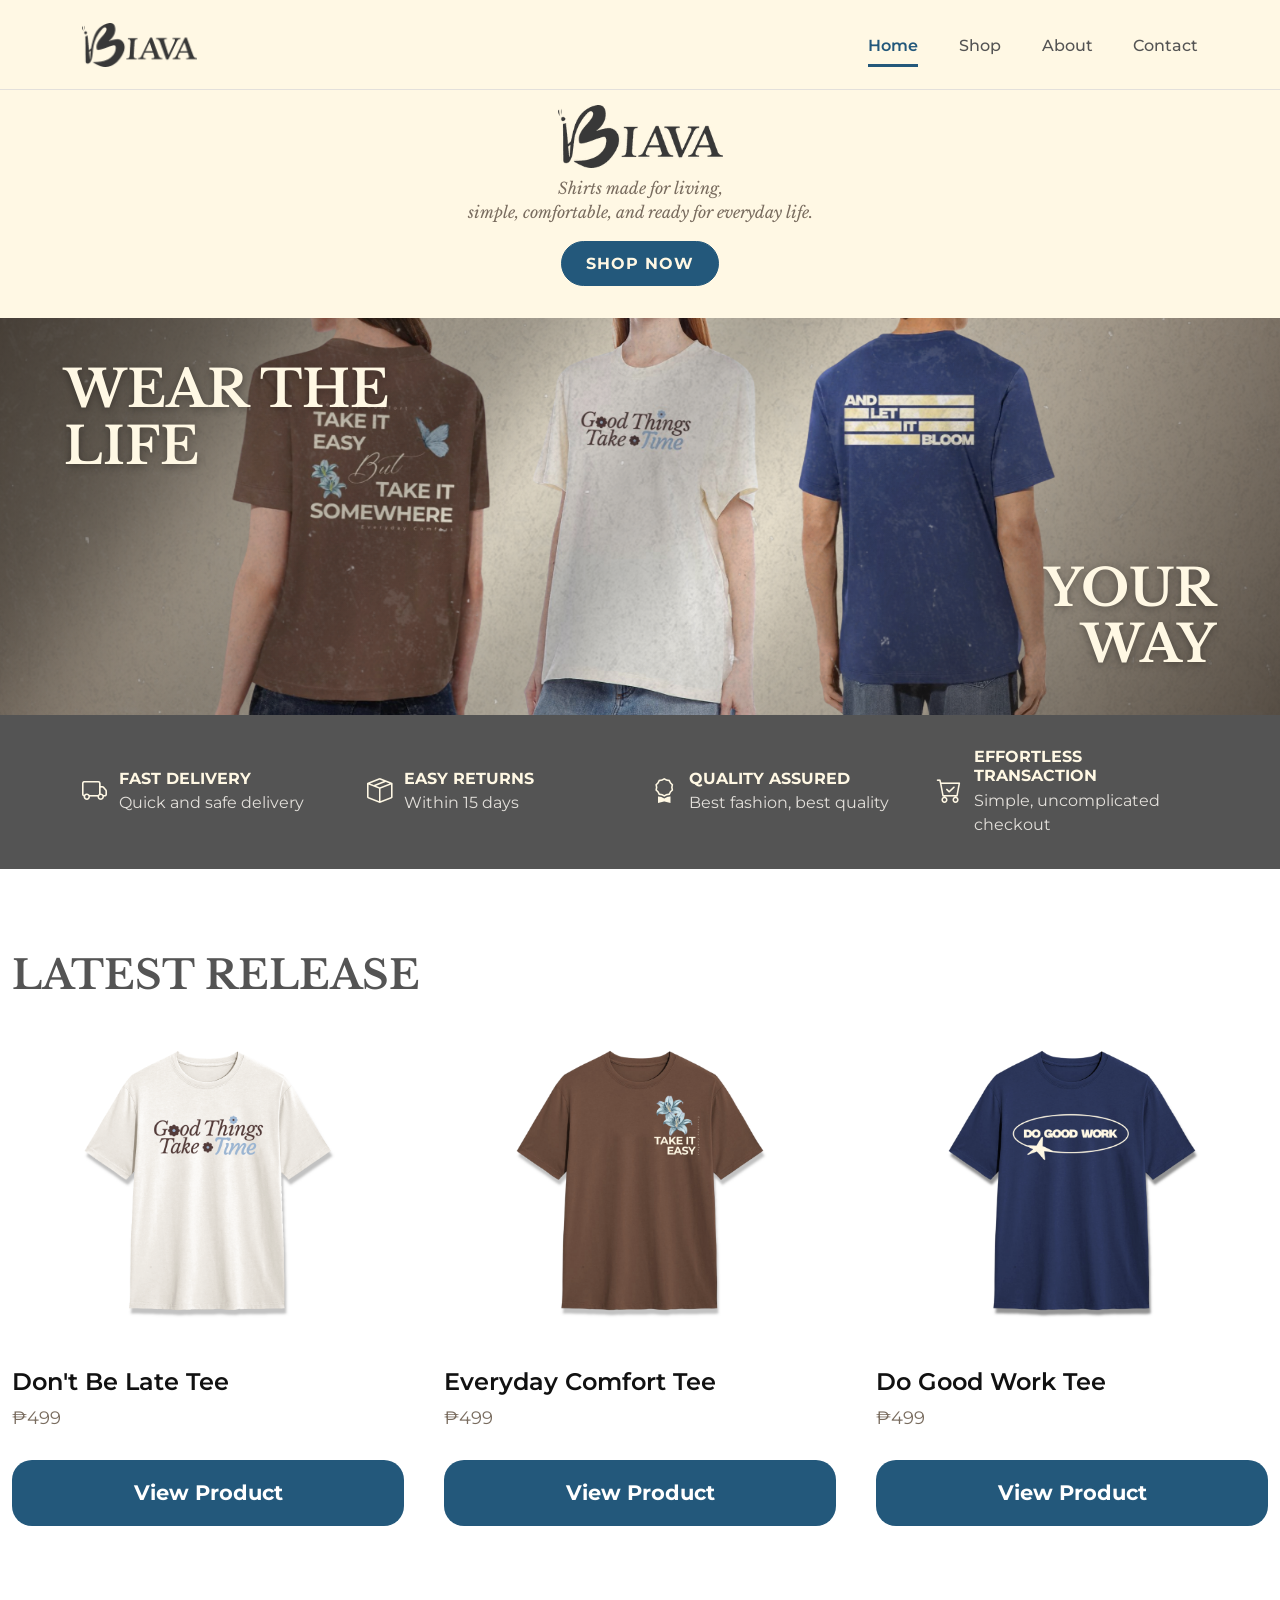
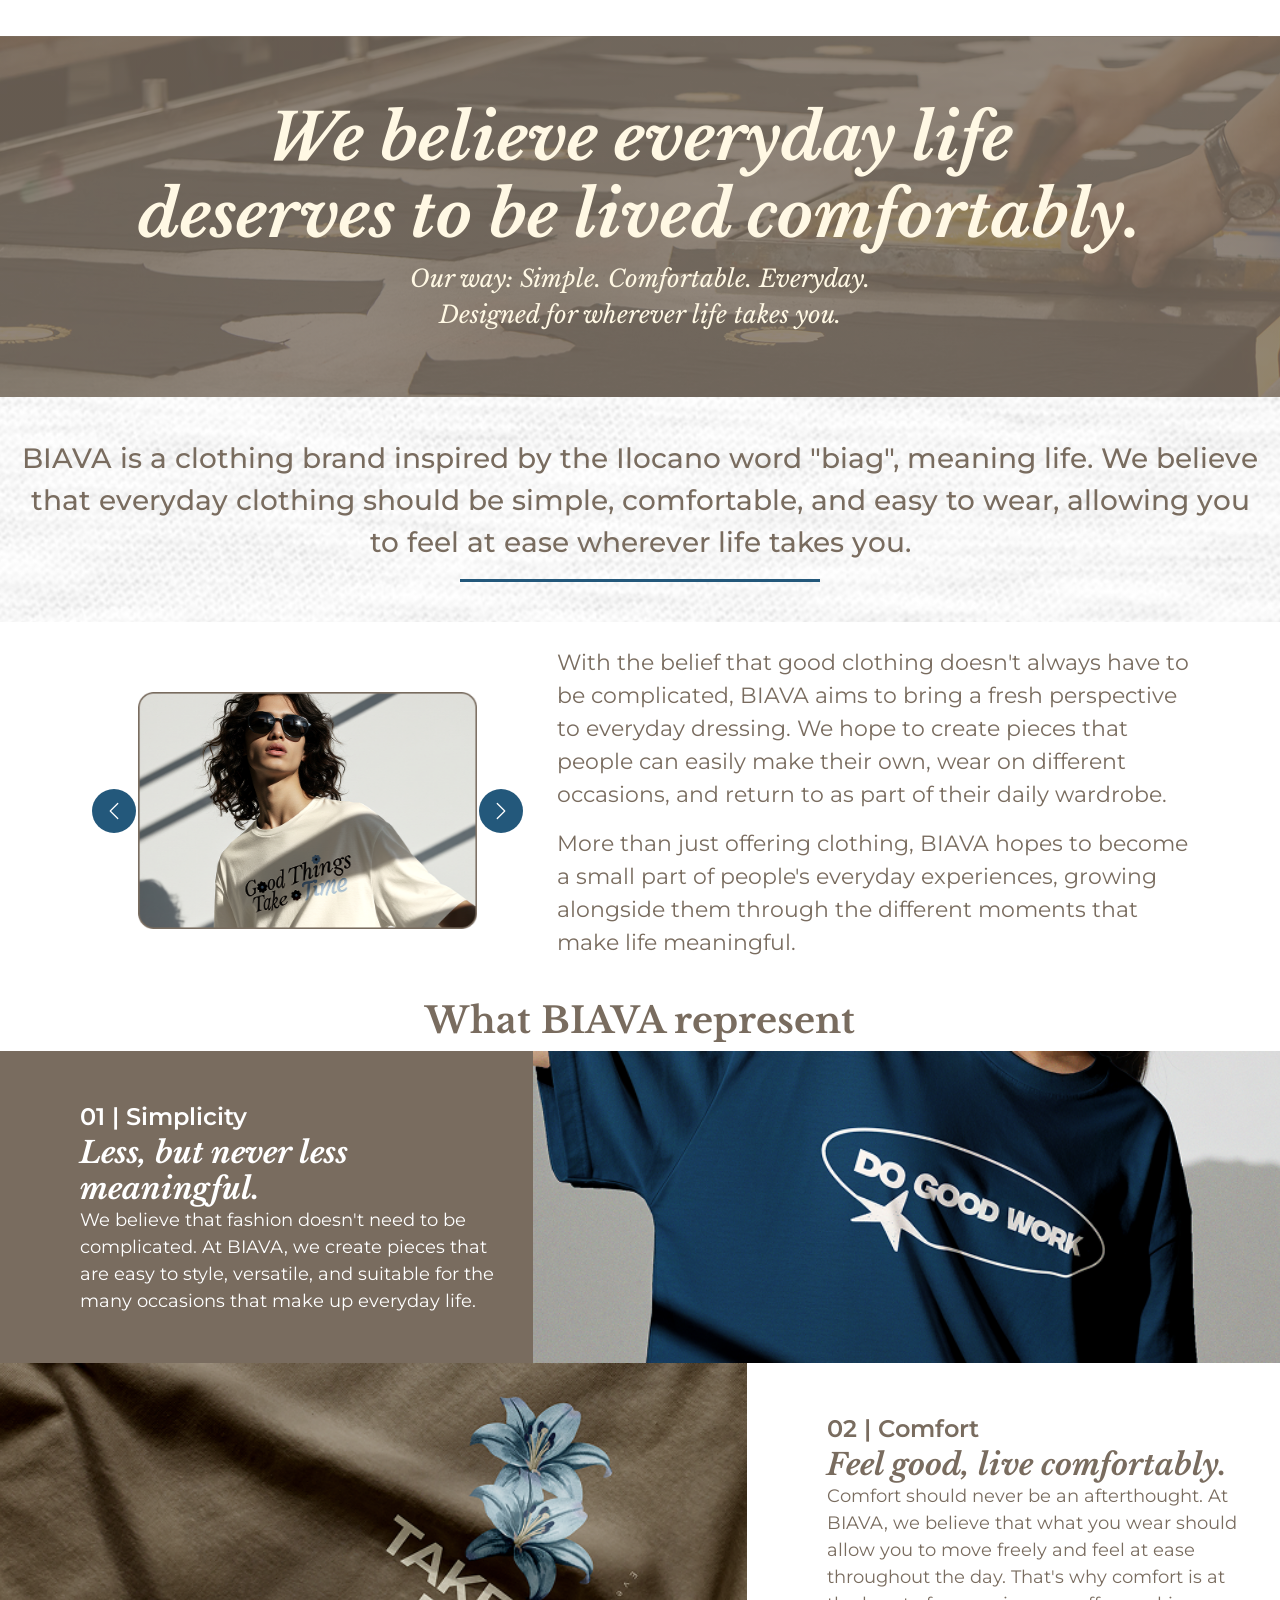
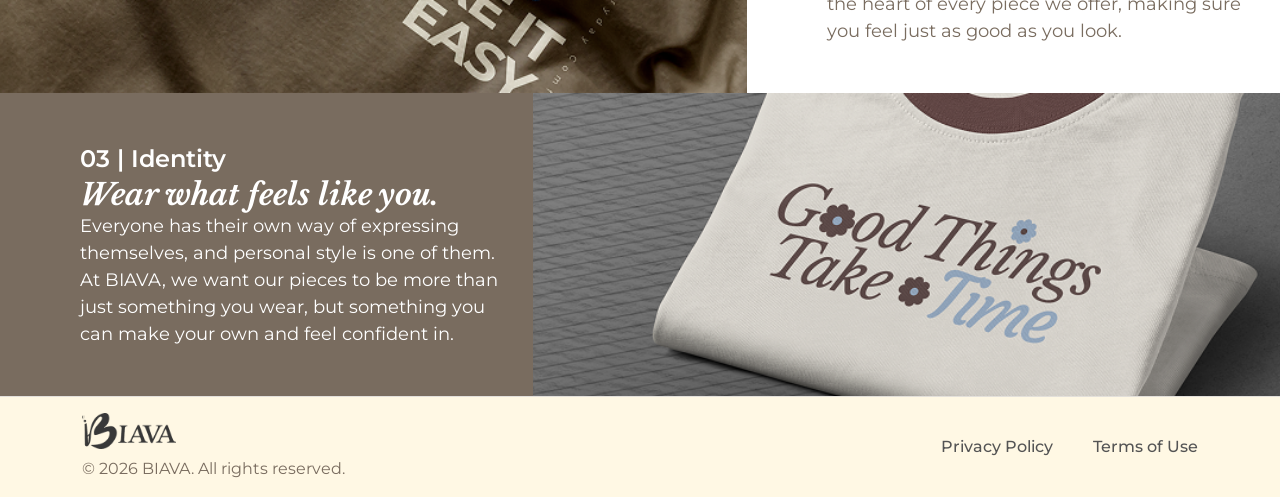
<file: index.html>
<!DOCTYPE html>
<html lang="en">
<head>
  <meta charset="UTF-8">
  <meta name="viewport" content="width=device-width, initial-scale=1">
  <title>Home | BIAVA</title>

  <link href="https://cdn.jsdelivr.net/npm/bootstrap@5.3.8/dist/css/bootstrap.min.css" rel="stylesheet" integrity="sha384-sRIl4kxILFvY47J16cr9ZwB07vP4J8+LH7qKQnuqkuIAvNWLzeN8tE5YBujZqJLB" crossorigin="anonymous">
  <link rel="stylesheet" href="https://cdn.jsdelivr.net/npm/bootstrap-icons@1.13.1/font/bootstrap-icons.min.css">

  <link rel="preconnect" href="https://fonts.googleapis.com">
  <link rel="preconnect" href="https://fonts.gstatic.com" crossorigin>
  <link href="https://fonts.googleapis.com/css2?family=Libre+Baskerville:ital,wght@0,400;0,700;1,400;1,700&family=Montserrat:wght@400;500;600;700&display=swap" rel="stylesheet">

  <link href="css/style.css?v=7" rel="stylesheet">
</head>
<body>

  <a class="visually-hidden-focusable skip-link" href="#main">Skip to main content</a>

  <header>
    <nav class="navbar navbar-expand-lg biava-navbar" aria-label="Main menu">
      <div class="container">
        <a class="navbar-brand" href="index.html">
          <img src="images/biava-logo.png" alt="BIAVA home" width="115" height="44">
        </a>

        <button class="navbar-toggler" type="button" data-bs-toggle="collapse" data-bs-target="#mainNav" aria-controls="mainNav" aria-expanded="false" aria-label="Open menu">
          <span class="navbar-toggler-icon"></span>
        </button>

        <div class="collapse navbar-collapse" id="mainNav">
          <ul class="navbar-nav ms-auto">
            <li class="nav-item"><a class="nav-link active" aria-current="page" href="index.html">Home</a></li>
            <li class="nav-item"><a class="nav-link" href="index.html#shop">Shop</a></li>
            <li class="nav-item"><a class="nav-link" href="index.html#about">About</a></li>
            <li class="nav-item"><a class="nav-link" href="contact.html">Contact</a></li>
          </ul>
        </div>
      </div>
    </nav>
  </header>

  <main id="main">
    <section class="intro-section" id="landing">
      <div class="container text-center">
        <img src="images/biava-logo.png" alt="BIAVA" class="main-logo">
        <p class="brand-description">
          Shirts made for living,<br>
          simple, comfortable, and ready for everyday life.
        </p>
        <a href="#shop" class="btn btn-biava">SHOP NOW</a>
      </div>
    </section>

    <section class="hero-banner" id="tagline">
      <div class="hero-overlay">
        <div class="hero-left">
          <h1>WEAR THE<br>LIFE</h1>
        </div>
        <div class="hero-right">
          <h2>YOUR<br>WAY</h2>
        </div>
      </div>
    </section>

    <section class="features-section">
      <div class="container">
        <div class="row align-items-center">
          <div class="col-6 col-lg-3 feature-item">
            <i class="bi bi-truck" aria-hidden="true"></i>
            <div>
              <h3>FAST DELIVERY</h3>
              <p>Quick and safe delivery</p>
            </div>
          </div>

          <div class="col-6 col-lg-3 feature-item">
            <i class="bi bi-box-seam" aria-hidden="true"></i>
            <div>
              <h3>EASY RETURNS</h3>
              <p>Within 15 days</p>
            </div>
          </div>

          <div class="col-6 col-lg-3 feature-item">
            <i class="bi bi-award" aria-hidden="true"></i>
            <div>
              <h3>QUALITY ASSURED</h3>
              <p>Best fashion, best quality</p>
            </div>
          </div>

          <div class="col-6 col-lg-3 feature-item">
            <i class="bi bi-cart-check" aria-hidden="true"></i>
            <div>
              <h3>EFFORTLESS TRANSACTION</h3>
              <p>Simple, uncomplicated checkout</p>
            </div>
          </div>
        </div>
      </div>
    </section>

    <section id="shop" class="shop-section" aria-labelledby="shop-heading">
      <div class="container">
        <div class="shop-header">
          <h2 id="shop-heading">LATEST RELEASE</h2>
        </div>

        <div class="row g-4">
          <div class="col-12 col-md-4">
            <article class="product-card">
              <div class="product-image">
                <img src="images/dont-be-late.png" alt="Front view of the cream Don't Be Late Tee with Good Things Take Time lettering">
              </div>
              <h3>Don't Be Late Tee</h3>
              <p class="product-price">₱499</p>
              <a href="dont-be-late.html" class="product-button" aria-label="View Product: Don't Be Late Tee">View Product</a>
            </article>
          </div>

          <div class="col-12 col-md-4">
            <article class="product-card">
              <div class="product-image">
                <img src="images/everyday-comfort.png" alt="Front view of the brown Everyday Comfort Tee with a floral Take It Easy design">
              </div>
              <h3>Everyday Comfort Tee</h3>
              <p class="product-price">₱499</p>
              <a href="everyday-comfort.html" class="product-button" aria-label="View Product: Everyday Comfort Tee">View Product</a>
            </article>
          </div>

          <div class="col-12 col-md-4">
            <article class="product-card">
              <div class="product-image">
                <img src="images/do-good-work.png" alt="Front view of the navy blue Do Good Work Tee with a white graphic">
              </div>
              <h3>Do Good Work Tee</h3>
              <p class="product-price">₱499</p>
              <a href="do-good-work.html" class="product-button" aria-label="View Product: Do Good Work Tee">View Product</a>
            </article>
          </div>
        </div>
      </div>
    </section>

    <section id="about">
      <div class="about-hero">
        <h2>We believe everyday life<br> deserves to be lived comfortably.</h2>
        <p>Our way: Simple. Comfortable. Everyday.</p>
        <p>Designed for wherever life takes you.</p>
      </div>

      <div class="about-brand">
        <p>BIAVA is a clothing brand inspired by the Ilocano word "biag", meaning life. We believe that everyday clothing should be simple, comfortable, and easy to wear, allowing you to feel at ease wherever life takes you.</p>
        <hr>
      </div>

      <div class="container py-4 about-story">
        <div class="row g-4 align-items-center">
          <div class="col-lg-5">
            <div id="about-carousel" class="carousel slide about-carousel">
              <div class="carousel-inner">
                <div class="carousel-item active">
                  <img src="images/carousel-1.png" class="carousel-photo" alt="Model in sunglasses wearing a cream BIAVA tee printed with &quot;Good Things Take Time&quot;">
                </div>
                <div class="carousel-item">
                  <img src="images/carousel-2.png" class="carousel-photo" alt="Close-up of a brown BIAVA tee printed with &quot;Take it easy but take it somewhere&quot; and a blue butterfly">
                </div>
                <div class="carousel-item">
                  <img src="images/carousel-3.png" class="carousel-photo" alt="Model on a rooftop wearing a blue BIAVA tee printed with &quot;And let it bloom&quot;">
                </div>
              </div>
              <button class="carousel-control-prev" type="button" data-bs-target="#about-carousel" data-bs-slide="prev">
                <span class="carousel-control-prev-icon" aria-hidden="true"></span>
                <span class="visually-hidden">Previous photo</span>
              </button>
              <button class="carousel-control-next" type="button" data-bs-target="#about-carousel" data-bs-slide="next">
                <span class="carousel-control-next-icon" aria-hidden="true"></span>
                <span class="visually-hidden">Next photo</span>
              </button>
            </div>
          </div>
          <div class="col-lg-7">
            <p>With the belief that good clothing doesn't always have to be complicated, BIAVA aims to bring a fresh perspective to everyday dressing. We hope to create pieces that people can easily make their own, wear on different occasions, and return to as part of their daily wardrobe.</p>
            <p>More than just offering clothing, BIAVA hopes to become a small part of people's everyday experiences, growing alongside them through the different moments that make life meaningful.</p>
          </div>
        </div>
      </div>

      <h2 class="values-heading">What BIAVA represent</h2>

      <div class="container-fluid">
        <div class="row">
          <div class="col-md-5 value-text value-dark">
            <p class="value-label">01 | Simplicity</p>
            <h3>Less, but never less meaningful.</h3>
            <p>We believe that fashion doesn't need to be complicated. At BIAVA, we create pieces that are easy to style, versatile, and suitable for the many occasions that make up everyday life.</p>
          </div>
          <div class="col-md-7 value-photo"><img src="images/shirt-simplicity.png" alt="Navy BIAVA tee with the &quot;Do Good Work&quot; star logo"></div>
        </div>

        <div class="row">
          <div class="col-md-5 order-md-2 value-text value-light">
            <p class="value-label">02 | Comfort</p>
            <h3>Feel good, live comfortably.</h3>
            <p>Comfort should never be an afterthought. At BIAVA, we believe that what you wear should allow you to move freely and feel at ease throughout the day. That's why comfort is at the heart of every piece we offer, making sure you feel just as good as you look.</p>
          </div>
          <div class="col-md-7 order-md-1 value-photo"><img src="images/shirt-comfort.png" alt="Brown BIAVA tee with blue lilies and a &quot;Take it easy&quot; print"></div>
        </div>

        <div class="row">
          <div class="col-md-5 value-text value-dark">
            <p class="value-label">03 | Identity</p>
            <h3>Wear what feels like you.</h3>
            <p>Everyone has their own way of expressing themselves, and personal style is one of them. At BIAVA, we want our pieces to be more than just something you wear, but something you can make your own and feel confident in.</p>
          </div>
          <div class="col-md-7 value-photo"><img src="images/shirt-identity.png" alt="Folded cream BIAVA tee printed with &quot;Good Things Take Time&quot;"></div>
        </div>
      </div>
    </section>
  </main>

  <footer class="biava-footer">
    <div class="container py-3">
      <div class="d-flex flex-column flex-md-row justify-content-between align-items-md-center gap-3">
        <div>
          <a class="footer-brand" href="index.html"><img class="footer-logo" src="images/biava-logo.png" alt="BIAVA home" width="94" height="36"></a>
          <p class="copyright mb-0 mt-2">&copy; 2026 BIAVA. All rights reserved.</p>
        </div>
        <nav aria-label="Footer links">
          <ul class="footer-links list-unstyled d-flex flex-wrap mb-0">
            <li><a href="privacy.html">Privacy Policy</a></li>
            <li><a href="terms.html">Terms of Use</a></li>
          </ul>
        </nav>
      </div>
    </div>
  </footer>

  <script src="https://cdn.jsdelivr.net/npm/bootstrap@5.3.8/dist/js/bootstrap.bundle.min.js" integrity="sha384-FKyoEForCGlyvwx9Hj09JcYn3nv7wiPVlz7YYwJrWVcXK/BmnVDxM+D2scQbITxI" crossorigin="anonymous"></script>
  <script src="js/keyboard.js?v=7"></script>
  <script src="js/home.js?v=7"></script>
</body>
</html>
</file>
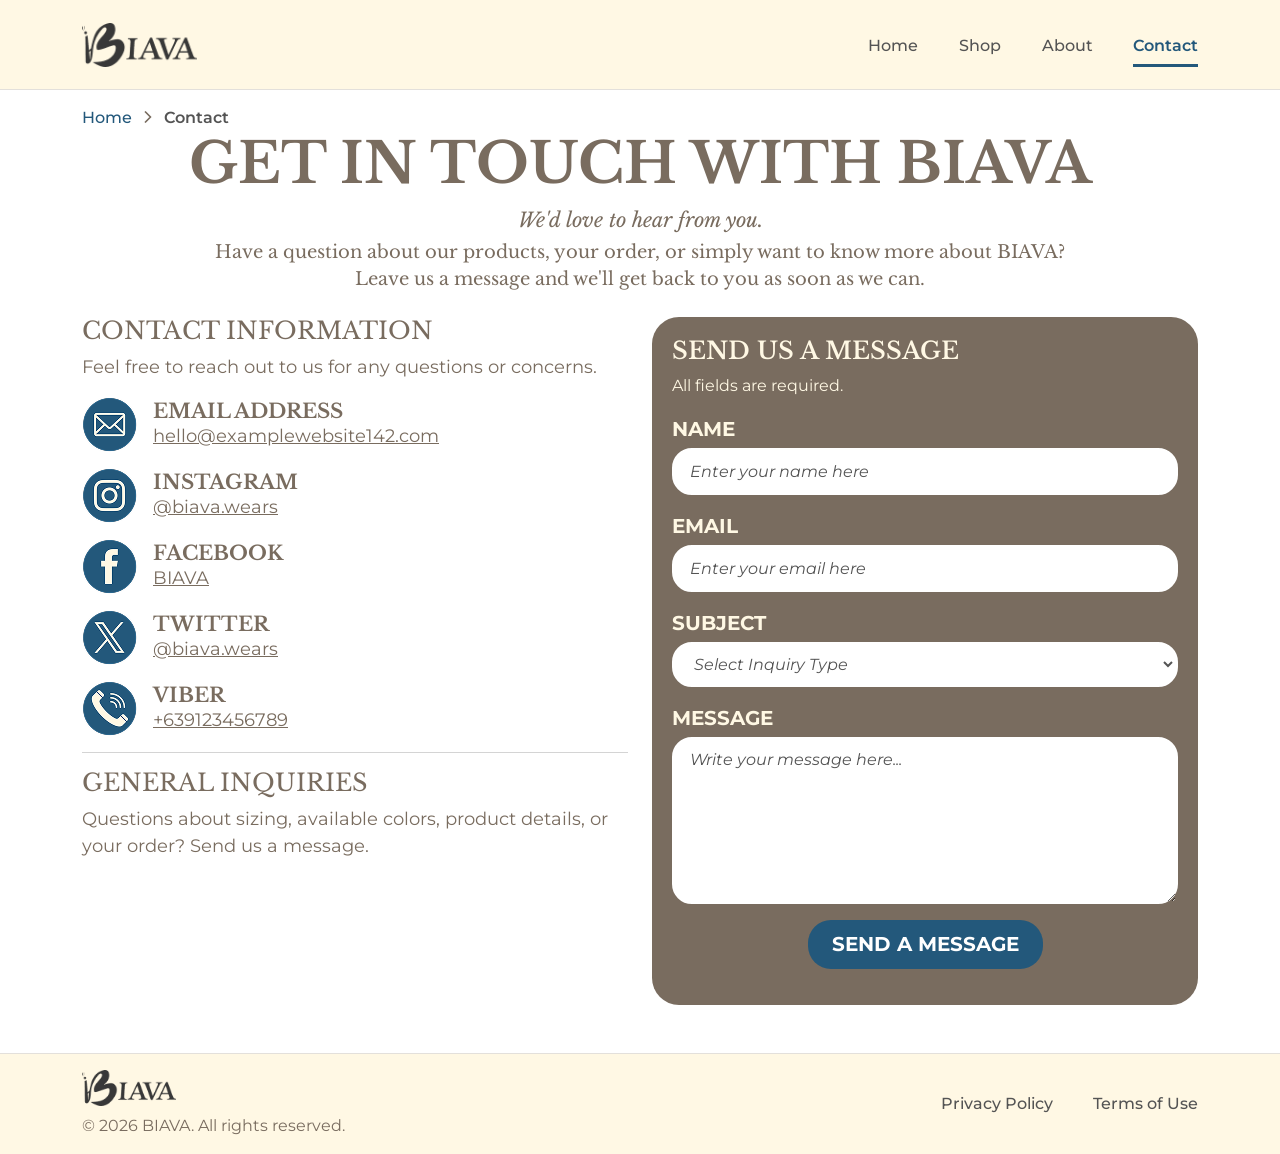
<file: contact.html>
<!DOCTYPE html>
<html lang="en">
<head>
  <meta charset="UTF-8">
  <meta name="viewport" content="width=device-width, initial-scale=1">
  <title>Contact Us | BIAVA</title>

  <link href="https://cdn.jsdelivr.net/npm/bootstrap@5.3.8/dist/css/bootstrap.min.css" rel="stylesheet" integrity="sha384-sRIl4kxILFvY47J16cr9ZwB07vP4J8+LH7qKQnuqkuIAvNWLzeN8tE5YBujZqJLB" crossorigin="anonymous">

  <link rel="preconnect" href="https://fonts.googleapis.com">
  <link rel="preconnect" href="https://fonts.gstatic.com" crossorigin>
  <link href="https://fonts.googleapis.com/css2?family=Libre+Baskerville:ital,wght@0,400;0,700;1,400;1,700&family=Montserrat:ital,wght@0,300;0,400;0,500;0,600;0,700;1,400&display=swap" rel="stylesheet">

  <link href="css/style.css?v=6" rel="stylesheet">
</head>
<body>

  <a class="visually-hidden-focusable skip-link" href="#main">Skip to main content</a>

  <header>
    <nav class="navbar navbar-expand-lg biava-navbar" aria-label="Main menu">
      <div class="container">
        <a class="navbar-brand" href="index.html">
          <img src="images/biava-logo.png" alt="BIAVA home" width="115" height="44">
        </a>

        <button class="navbar-toggler" type="button" data-bs-toggle="collapse" data-bs-target="#mainNav" aria-controls="mainNav" aria-expanded="false" aria-label="Open menu">
          <span class="navbar-toggler-icon"></span>
        </button>

        <div class="collapse navbar-collapse" id="mainNav">
          <ul class="navbar-nav ms-auto">
            <li class="nav-item"><a class="nav-link" href="index.html">Home</a></li>
            <li class="nav-item"><a class="nav-link" href="index.html#shop">Shop</a></li>
            <li class="nav-item"><a class="nav-link" href="index.html#about">About</a></li>
            <li class="nav-item"><a class="nav-link active" aria-current="page" href="contact.html">Contact</a></li>
          </ul>
        </div>
      </div>
    </nav>
  </header>

  <main id="main" class="container pb-5">
    <nav aria-label="Breadcrumb" class="pt-3">
      <ol class="breadcrumb biava-breadcrumb">
        <li class="breadcrumb-item"><a href="index.html">Home</a></li>
        <li class="breadcrumb-item active" aria-current="page">Contact</li>
      </ol>
    </nav>

    <div class="page-intro text-center mb-4">
      <h1>Get in Touch with BIAVA</h1>
      <p class="tagline">We'd love to hear from you.</p>
      <p>Have a question about our products, your order, or simply want to know more about BIAVA? <br>
        Leave us a message and we'll get back to you as soon as we can.</p>
    </div>

    <div class="row g-4">
      <aside class="col-lg-6 contact-info">
        <h2>Contact Information</h2>
        <p class="serif">Feel free to reach out to us for any questions or concerns.</p>

        <ul class="list-unstyled">
          <li class="contact-item">
            <img src="images/icon-email.png" alt="">
            <div>
              <h3>Email Address</h3>
              <a href="mailto:hello@examplewebsite142.com">hello@<wbr>examplewebsite142.com</a>
            </div>
          </li>
          <li class="contact-item">
            <img src="images/icon-instagram.png" alt="">
            <div>
              <h3>Instagram</h3>
              <a href="https://www.instagram.com/biava.wears/">@biava.wears</a>
            </div>
          </li>
          <li class="contact-item">
            <img src="images/icon-facebook.png" alt="">
            <div>
              <h3>Facebook</h3>
              <a href="https://www.facebook.com/BIAVA123">BIAVA</a>
            </div>
          </li>
          <li class="contact-item">
            <img src="images/icon-twitter.png" alt="">
            <div>
              <h3>Twitter</h3>
              <a href="https://x.com/biava.wears">@biava.wears</a>
            </div>
          </li>
          <li class="contact-item">
            <img src="images/icon-viber.png" alt="">
            <div>
              <h3>Viber</h3>
              <a href="tel:+639123456789">+639123456789</a>
            </div>
          </li>
        </ul>

        <hr>
        <h2>General Inquiries</h2>
        <p>Questions about sizing, available colors, product details, or your order? Send us a message.</p>
      </aside>

      <section class="col-lg-6">
        <form id="contact-form" class="contact-form" action="#" method="post">
          <h2>Send Us a Message</h2>
          <p class="form-note">All fields are required.</p>

          <div class="form-group">
            <label for="full-name">Name</label>
            <input type="text" id="full-name" name="full_name" placeholder="Enter your name here" required autocomplete="name">
          </div>

          <div class="form-group">
            <label for="email">Email</label>
            <input type="email" id="email" name="email" placeholder="Enter your email here" required autocomplete="email">
          </div>

          <div class="form-group">
            <label for="topic">Subject</label>
            <select id="topic" name="topic" required>
              <option value="">Select Inquiry Type</option>
              <option>Product Inquiry</option>
              <option>Sizing and Fit</option>
              <option>Order Concern</option>
              <option>Feedback</option>
              <option>Other</option>
            </select>
          </div>

          <div class="form-group">
            <label for="message">Message</label>
            <textarea id="message" name="message" rows="6" placeholder="Write your message here..." required></textarea>
          </div>

          <div class="text-center">
            <button class="button" type="submit">Send a Message</button>
          </div>
          <p id="form-message" role="status"></p>
        </form>
      </section>
    </div>
  </main>

  <footer class="biava-footer">
    <div class="container py-3">
      <div class="d-flex flex-column flex-md-row justify-content-between align-items-md-center gap-3">
        <div>
          <a class="footer-brand" href="index.html"><img class="footer-logo" src="images/biava-logo.png" alt="BIAVA home" width="94" height="36"></a>
          <p class="copyright mb-0 mt-2">&copy; 2026 BIAVA. All rights reserved.</p>
        </div>
        <nav aria-label="Footer links">
          <ul class="footer-links list-unstyled d-flex flex-wrap mb-0">
            <li><a href="privacy.html">Privacy Policy</a></li>
            <li><a href="terms.html">Terms of Use</a></li>
          </ul>
        </nav>
      </div>
    </div>
  </footer>

  <script src="https://cdn.jsdelivr.net/npm/bootstrap@5.3.8/dist/js/bootstrap.bundle.min.js" integrity="sha384-FKyoEForCGlyvwx9Hj09JcYn3nv7wiPVlz7YYwJrWVcXK/BmnVDxM+D2scQbITxI" crossorigin="anonymous"></script>
  <script src="js/keyboard.js?v=6"></script>
  <script src="js/mailto.js?v=6"></script>
</body>
</html>
</file>
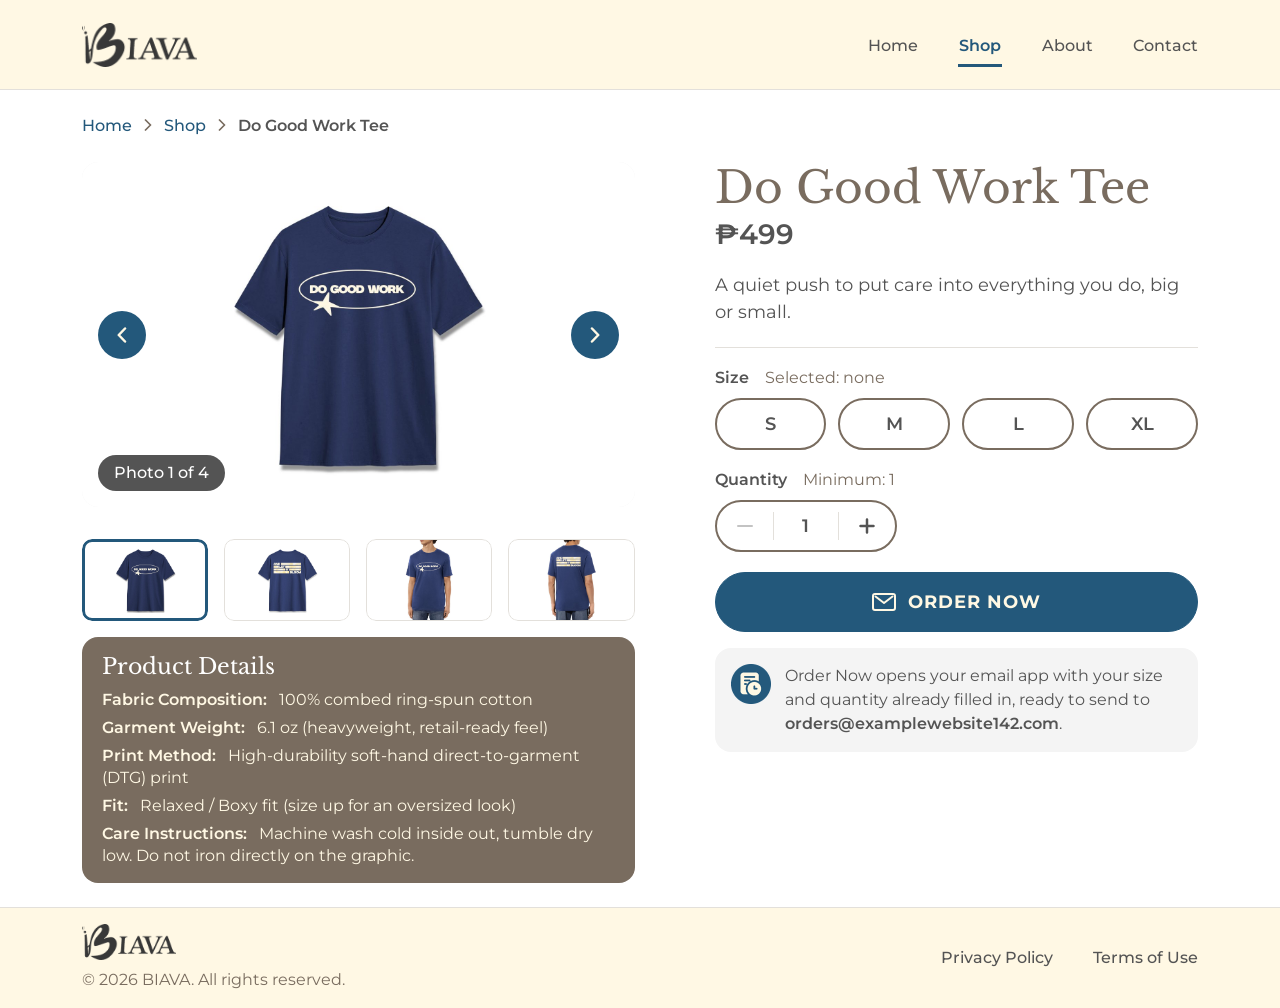
<file: do-good-work.html>
<!DOCTYPE html>
<html lang="en">
<head>
  <meta charset="UTF-8">
  <meta name="viewport" content="width=device-width, initial-scale=1">
  <title>Do Good Work Tee | BIAVA</title>

  <link href="https://cdn.jsdelivr.net/npm/bootstrap@5.3.8/dist/css/bootstrap.min.css" rel="stylesheet" integrity="sha384-sRIl4kxILFvY47J16cr9ZwB07vP4J8+LH7qKQnuqkuIAvNWLzeN8tE5YBujZqJLB" crossorigin="anonymous">

  <link rel="preconnect" href="https://fonts.googleapis.com">
  <link rel="preconnect" href="https://fonts.gstatic.com" crossorigin>
  <link href="https://fonts.googleapis.com/css2?family=Libre+Baskerville&family=Montserrat:wght@400;500;600;700&display=swap" rel="stylesheet">

  <link href="css/style.css?v=7" rel="stylesheet">
</head>
<body>

  <a class="visually-hidden-focusable skip-link" href="#main">Skip to main content</a>

  <header>
    <nav class="navbar navbar-expand-lg biava-navbar" aria-label="Main menu">
      <div class="container">
        <a class="navbar-brand" href="index.html">
          <img src="images/biava-logo.png" alt="BIAVA home" width="115" height="44">
        </a>

        <button class="navbar-toggler" type="button" data-bs-toggle="collapse" data-bs-target="#mainNav" aria-controls="mainNav" aria-expanded="false" aria-label="Open menu">
          <span class="navbar-toggler-icon"></span>
        </button>

        <div class="collapse navbar-collapse" id="mainNav">
          <ul class="navbar-nav ms-auto">
            <li class="nav-item"><a class="nav-link" href="index.html">Home</a></li>
            <li class="nav-item"><a class="nav-link active" href="index.html#shop" aria-current="true">Shop</a></li>
            <li class="nav-item"><a class="nav-link" href="index.html#about">About</a></li>
            <li class="nav-item"><a class="nav-link" href="contact.html">Contact</a></li>
          </ul>
        </div>
      </div>
    </nav>
  </header>

  <main id="main">
    <div class="container py-3 py-lg-4">

      <nav aria-label="Breadcrumb" class="mb-3 mb-lg-4">
        <ol class="breadcrumb biava-breadcrumb">
          <li class="breadcrumb-item"><a href="index.html">Home</a></li>
          <li class="breadcrumb-item"><a href="index.html#shop">Shop</a></li>
          <li class="breadcrumb-item active" aria-current="page">Do Good Work Tee</li>
        </ol>
      </nav>

      <div class="product-layout">

        <div class="product-gallery">
          <div class="main-photo">
            <div class="ratio">
              <img id="main-photo" src="images/do-good-work-1.jpg" alt="Navy blue Do Good Work Tee, front, with “Do good work” inside an oval and a star printed on the chest">
            </div>
            <button type="button" class="photo-nav prev" id="photo-prev" aria-label="Previous photo"><svg width="10" height="16" viewBox="0 0 10 16" aria-hidden="true" focusable="false"><path d="M8 1.5L1.75 8 8 14.5" fill="none" stroke="#fff8e4" stroke-width="2.5" stroke-linecap="round" stroke-linejoin="round"/></svg></button>
            <button type="button" class="photo-nav next" id="photo-next" aria-label="Next photo"><svg width="10" height="16" viewBox="0 0 10 16" aria-hidden="true" focusable="false"><path d="M2 1.5L8.25 8 2 14.5" fill="none" stroke="#fff8e4" stroke-width="2.5" stroke-linecap="round" stroke-linejoin="round"/></svg></button>
            <p class="photo-counter" id="photo-counter" aria-live="polite">Photo 1 of 4</p>
          </div>

          <ul class="thumb-list list-unstyled row row-cols-4 mt-0 mb-0 pt-3">
            <li class="col">
              <button type="button" class="thumb" data-src="images/do-good-work-1.jpg" data-alt="Navy blue Do Good Work Tee, front, with “Do good work” inside an oval and a star printed on the chest" aria-label="Show photo 1 of 4: front" aria-current="true">
                <span class="ratio"><img src="images/do-good-work-1.jpg" alt=""></span>
              </button>
            </li>
            <li class="col">
              <button type="button" class="thumb" data-src="images/do-good-work-2.jpg" data-alt="Back of the navy blue tee, with “And let it bloom” in stacked bars across the upper back" aria-label="Show photo 2 of 4: back" aria-current="false">
                <span class="ratio"><img src="images/do-good-work-2.jpg" alt=""></span>
              </button>
            </li>
            <li class="col">
              <button type="button" class="thumb" data-src="images/do-good-work-3.jpg" data-alt="Model wearing the navy blue Do Good Work Tee, front view" aria-label="Show photo 3 of 4: worn, front" aria-current="false">
                <span class="ratio"><img src="images/do-good-work-3.jpg" alt=""></span>
              </button>
            </li>
            <li class="col">
              <button type="button" class="thumb" data-src="images/do-good-work-4.jpg" data-alt="Model wearing the navy blue Do Good Work Tee, back view" aria-label="Show photo 4 of 4: worn, back" aria-current="false">
                <span class="ratio"><img src="images/do-good-work-4.jpg" alt=""></span>
              </button>
            </li>
          </ul>
        </div>

        <div class="product-info">
          <div>
            <h1 class="product-title">Do Good Work Tee</h1>
            <p class="product-price" id="product-price" data-price="499">&#8369;499</p>
          </div>

          <p class="product-description">A quiet push to put care into everything you do, big or small.</p>

          <hr>

          <fieldset class="size-picker">
            <legend class="option-label">Size <span class="option-hint" id="size-selected">Selected: none</span></legend>
            <div class="size-options">
              <button type="button" class="size-pill" data-size="S" aria-pressed="false">S</button>
              <button type="button" class="size-pill" data-size="M" aria-pressed="false">M</button>
              <button type="button" class="size-pill" data-size="L" aria-pressed="false">L</button>
              <button type="button" class="size-pill" data-size="XL" aria-pressed="false">XL</button>
            </div>
            <p class="form-error" id="size-error" role="alert" hidden>Please choose a size before ordering.</p>
          </fieldset>

          <div class="quantity-picker">
            <p class="option-label"><label for="quantity">Quantity</label> <span class="option-hint" id="quantity-hint">Minimum: 1</span></p>
            <div class="qty-stepper">
              <button type="button" class="qty-btn" id="qty-minus" aria-label="Decrease quantity"><svg width="16" height="2" viewBox="0 0 16 2" aria-hidden="true" focusable="false"><rect width="16" height="2" rx="1" fill="#545454"/></svg></button>
              <input type="number" class="qty-input" id="quantity" name="quantity" value="1" min="1" max="99" inputmode="numeric" aria-describedby="quantity-hint">
              <button type="button" class="qty-btn" id="qty-plus" aria-label="Increase quantity"><svg width="16" height="16" viewBox="0 0 16 16" aria-hidden="true" focusable="false"><path d="M8 1.5v13M1.5 8h13" stroke="#545454" stroke-width="2.5" stroke-linecap="round"/></svg></button>
            </div>
          </div>

          <div class="order">
            <button type="button" class="btn btn-biava btn-order w-100" id="order-now"><svg width="24" height="18" viewBox="0 0 24 18" aria-hidden="true" focusable="false"><rect x="1" y="1" width="22" height="16" rx="2" fill="none" stroke="#fff8e4" stroke-width="2"/><path d="M3.5 3.5L12 10l8.5-6.5" fill="none" stroke="#fff8e4" stroke-width="2" stroke-linecap="round" stroke-linejoin="round"/></svg> Order Now</button>
            <div class="order-note">
              <img src="images/order-icon.png" alt="" width="40" height="40">
              <p class="mb-0">Order Now opens your email app with your size and quantity already filled in, ready to send to <strong>orders@<wbr>examplewebsite142.com</strong>.</p>
            </div>
          </div>
        </div>

        <section class="product-details" aria-labelledby="details-heading">
          <h2 id="details-heading">Product Details</h2>
          <ul class="list-unstyled mb-0">
            <li><strong>Fabric Composition:</strong> 100% combed ring-spun cotton</li>
            <li><strong>Garment Weight:</strong> 6.1 oz (heavyweight, retail-ready feel)</li>
            <li><strong>Print Method:</strong> High-durability soft-hand direct-to-garment (DTG) print</li>
            <li><strong>Fit:</strong> Relaxed / Boxy fit (size up for an oversized look)</li>
            <li><strong>Care Instructions:</strong> Machine wash cold inside out, tumble dry low. Do not iron directly on the graphic.</li>
          </ul>
        </section>

      </div>
    </div>
  </main>

  <footer class="biava-footer">
    <div class="container py-3">
      <div class="d-flex flex-column flex-md-row justify-content-between align-items-md-center gap-3">
        <div>
          <a class="footer-brand" href="index.html"><img class="footer-logo" src="images/biava-logo.png" alt="BIAVA home" width="94" height="36"></a>
          <p class="copyright mb-0 mt-2">&copy; 2026 BIAVA. All rights reserved.</p>
        </div>
        <nav aria-label="Footer links">
          <ul class="footer-links list-unstyled d-flex flex-wrap mb-0">
            <li><a href="privacy.html">Privacy Policy</a></li>
            <li><a href="terms.html">Terms of Use</a></li>
          </ul>
        </nav>
      </div>
    </div>
  </footer>

  <script src="https://cdn.jsdelivr.net/npm/bootstrap@5.3.8/dist/js/bootstrap.bundle.min.js" integrity="sha384-FKyoEForCGlyvwx9Hj09JcYn3nv7wiPVlz7YYwJrWVcXK/BmnVDxM+D2scQbITxI" crossorigin="anonymous"></script>
  <script src="js/keyboard.js?v=7"></script>
  <script src="js/product.js?v=7"></script>
</body>
</html>
</file>
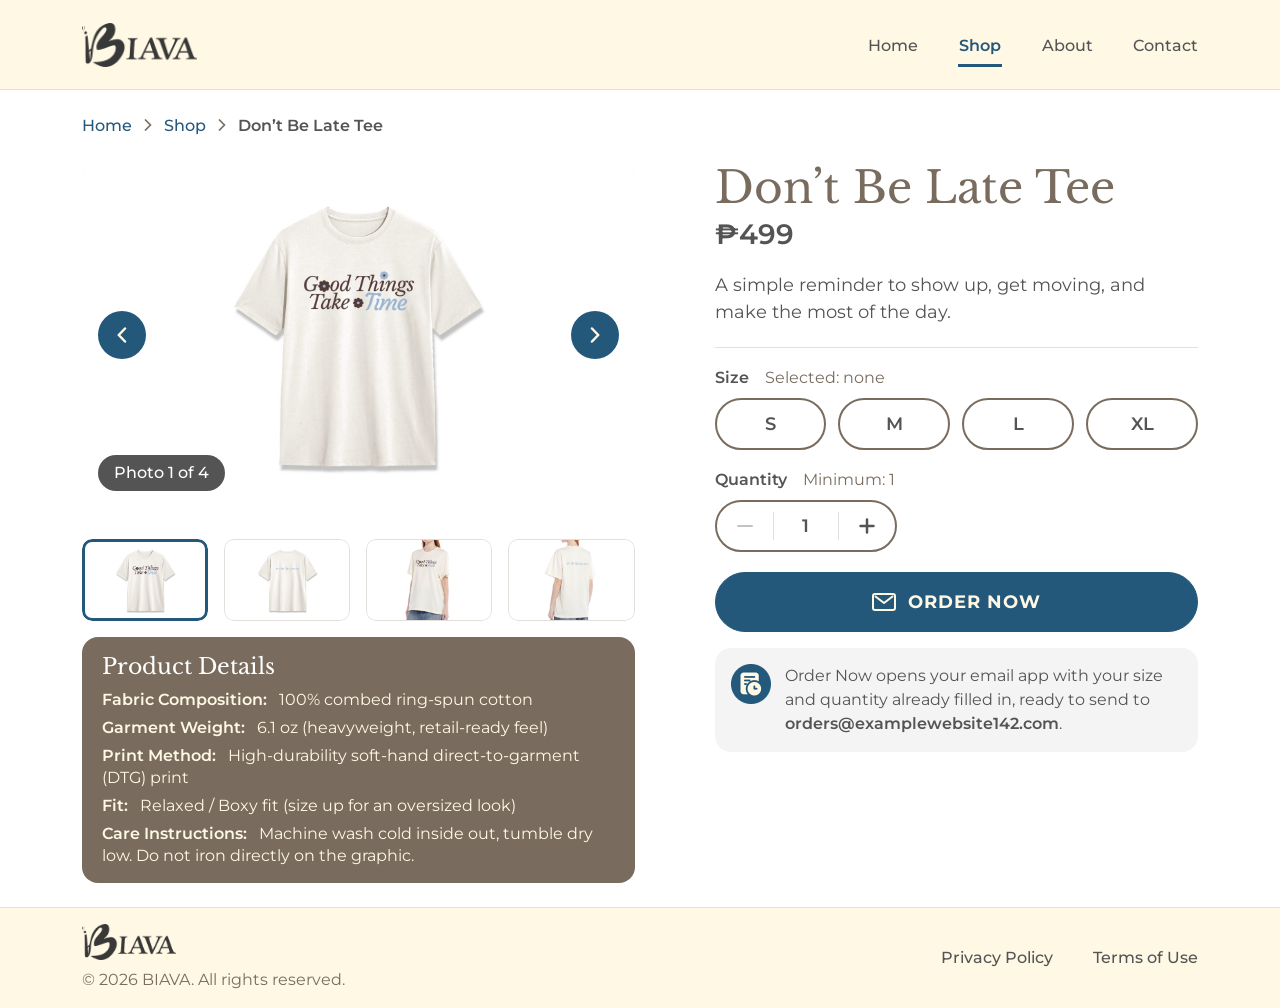
<file: dont-be-late.html>
<!DOCTYPE html>
<html lang="en">
<head>
  <meta charset="UTF-8">
  <meta name="viewport" content="width=device-width, initial-scale=1">
  <title>Don’t Be Late Tee | BIAVA</title>

  <link href="https://cdn.jsdelivr.net/npm/bootstrap@5.3.8/dist/css/bootstrap.min.css" rel="stylesheet" integrity="sha384-sRIl4kxILFvY47J16cr9ZwB07vP4J8+LH7qKQnuqkuIAvNWLzeN8tE5YBujZqJLB" crossorigin="anonymous">

  <link rel="preconnect" href="https://fonts.googleapis.com">
  <link rel="preconnect" href="https://fonts.gstatic.com" crossorigin>
  <link href="https://fonts.googleapis.com/css2?family=Libre+Baskerville&family=Montserrat:wght@400;500;600;700&display=swap" rel="stylesheet">

  <link href="css/style.css?v=7" rel="stylesheet">
</head>
<body>

  <a class="visually-hidden-focusable skip-link" href="#main">Skip to main content</a>

  <header>
    <nav class="navbar navbar-expand-lg biava-navbar" aria-label="Main menu">
      <div class="container">
        <a class="navbar-brand" href="index.html">
          <img src="images/biava-logo.png" alt="BIAVA home" width="115" height="44">
        </a>

        <button class="navbar-toggler" type="button" data-bs-toggle="collapse" data-bs-target="#mainNav" aria-controls="mainNav" aria-expanded="false" aria-label="Open menu">
          <span class="navbar-toggler-icon"></span>
        </button>

        <div class="collapse navbar-collapse" id="mainNav">
          <ul class="navbar-nav ms-auto">
            <li class="nav-item"><a class="nav-link" href="index.html">Home</a></li>
            <li class="nav-item"><a class="nav-link active" href="index.html#shop" aria-current="true">Shop</a></li>
            <li class="nav-item"><a class="nav-link" href="index.html#about">About</a></li>
            <li class="nav-item"><a class="nav-link" href="contact.html">Contact</a></li>
          </ul>
        </div>
      </div>
    </nav>
  </header>

  <main id="main">
    <div class="container py-3 py-lg-4">

      <nav aria-label="Breadcrumb" class="mb-3 mb-lg-4">
        <ol class="breadcrumb biava-breadcrumb">
          <li class="breadcrumb-item"><a href="index.html">Home</a></li>
          <li class="breadcrumb-item"><a href="index.html#shop">Shop</a></li>
          <li class="breadcrumb-item active" aria-current="page">Don’t Be Late Tee</li>
        </ol>
      </nav>

      <div class="product-layout">

        <div class="product-gallery">
          <div class="main-photo">
            <div class="ratio">
              <img id="main-photo" src="images/dont-be-late-1.jpg" alt="Cream Don’t Be Late Tee, front, with “Good Things Take Time” and a small flower printed on the chest">
            </div>
            <button type="button" class="photo-nav prev" id="photo-prev" aria-label="Previous photo"><svg width="10" height="16" viewBox="0 0 10 16" aria-hidden="true" focusable="false"><path d="M8 1.5L1.75 8 8 14.5" fill="none" stroke="#fff8e4" stroke-width="2.5" stroke-linecap="round" stroke-linejoin="round"/></svg></button>
            <button type="button" class="photo-nav next" id="photo-next" aria-label="Next photo"><svg width="10" height="16" viewBox="0 0 10 16" aria-hidden="true" focusable="false"><path d="M2 1.5L8.25 8 2 14.5" fill="none" stroke="#fff8e4" stroke-width="2.5" stroke-linecap="round" stroke-linejoin="round"/></svg></button>
            <p class="photo-counter" id="photo-counter" aria-live="polite">Photo 1 of 4</p>
          </div>

          <ul class="thumb-list list-unstyled row row-cols-4 mt-0 mb-0 pt-3">
            <li class="col">
              <button type="button" class="thumb" data-src="images/dont-be-late-1.jpg" data-alt="Cream Don’t Be Late Tee, front, with “Good Things Take Time” and a small flower printed on the chest" aria-label="Show photo 1 of 4: front" aria-current="true">
                <span class="ratio"><img src="images/dont-be-late-1.jpg" alt=""></span>
              </button>
            </li>
            <li class="col">
              <button type="button" class="thumb" data-src="images/dont-be-late-2.jpg" data-alt="Back of the cream tee, with “for the life you live” in small script across the upper back" aria-label="Show photo 2 of 4: back" aria-current="false">
                <span class="ratio"><img src="images/dont-be-late-2.jpg" alt=""></span>
              </button>
            </li>
            <li class="col">
              <button type="button" class="thumb" data-src="images/dont-be-late-3.jpg" data-alt="Model wearing the cream Don’t Be Late Tee, front view" aria-label="Show photo 3 of 4: worn, front" aria-current="false">
                <span class="ratio"><img src="images/dont-be-late-3.jpg" alt=""></span>
              </button>
            </li>
            <li class="col">
              <button type="button" class="thumb" data-src="images/dont-be-late-4.jpg" data-alt="Model wearing the cream Don’t Be Late Tee, back view" aria-label="Show photo 4 of 4: worn, back" aria-current="false">
                <span class="ratio"><img src="images/dont-be-late-4.jpg" alt=""></span>
              </button>
            </li>
          </ul>
        </div>

        <div class="product-info">
          <div>
            <h1 class="product-title">Don’t Be Late Tee</h1>
            <p class="product-price" id="product-price" data-price="499">&#8369;499</p>
          </div>

          <p class="product-description">A simple reminder to show up, get moving, and make the most of the day.</p>

          <hr>

          <fieldset class="size-picker">
            <legend class="option-label">Size <span class="option-hint" id="size-selected">Selected: none</span></legend>
            <div class="size-options">
              <button type="button" class="size-pill" data-size="S" aria-pressed="false">S</button>
              <button type="button" class="size-pill" data-size="M" aria-pressed="false">M</button>
              <button type="button" class="size-pill" data-size="L" aria-pressed="false">L</button>
              <button type="button" class="size-pill" data-size="XL" aria-pressed="false">XL</button>
            </div>
            <p class="form-error" id="size-error" role="alert" hidden>Please choose a size before ordering.</p>
          </fieldset>

          <div class="quantity-picker">
            <p class="option-label"><label for="quantity">Quantity</label> <span class="option-hint" id="quantity-hint">Minimum: 1</span></p>
            <div class="qty-stepper">
              <button type="button" class="qty-btn" id="qty-minus" aria-label="Decrease quantity"><svg width="16" height="2" viewBox="0 0 16 2" aria-hidden="true" focusable="false"><rect width="16" height="2" rx="1" fill="#545454"/></svg></button>
              <input type="number" class="qty-input" id="quantity" name="quantity" value="1" min="1" max="99" inputmode="numeric" aria-describedby="quantity-hint">
              <button type="button" class="qty-btn" id="qty-plus" aria-label="Increase quantity"><svg width="16" height="16" viewBox="0 0 16 16" aria-hidden="true" focusable="false"><path d="M8 1.5v13M1.5 8h13" stroke="#545454" stroke-width="2.5" stroke-linecap="round"/></svg></button>
            </div>
          </div>

          <div class="order">
            <button type="button" class="btn btn-biava btn-order w-100" id="order-now"><svg width="24" height="18" viewBox="0 0 24 18" aria-hidden="true" focusable="false"><rect x="1" y="1" width="22" height="16" rx="2" fill="none" stroke="#fff8e4" stroke-width="2"/><path d="M3.5 3.5L12 10l8.5-6.5" fill="none" stroke="#fff8e4" stroke-width="2" stroke-linecap="round" stroke-linejoin="round"/></svg> Order Now</button>
            <div class="order-note">
              <img src="images/order-icon.png" alt="" width="40" height="40">
              <p class="mb-0">Order Now opens your email app with your size and quantity already filled in, ready to send to <strong>orders@<wbr>examplewebsite142.com</strong>.</p>
            </div>
          </div>
        </div>

        <section class="product-details" aria-labelledby="details-heading">
          <h2 id="details-heading">Product Details</h2>
          <ul class="list-unstyled mb-0">
            <li><strong>Fabric Composition:</strong> 100% combed ring-spun cotton</li>
            <li><strong>Garment Weight:</strong> 6.1 oz (heavyweight, retail-ready feel)</li>
            <li><strong>Print Method:</strong> High-durability soft-hand direct-to-garment (DTG) print</li>
            <li><strong>Fit:</strong> Relaxed / Boxy fit (size up for an oversized look)</li>
            <li><strong>Care Instructions:</strong> Machine wash cold inside out, tumble dry low. Do not iron directly on the graphic.</li>
          </ul>
        </section>

      </div>
    </div>
  </main>

  <footer class="biava-footer">
    <div class="container py-3">
      <div class="d-flex flex-column flex-md-row justify-content-between align-items-md-center gap-3">
        <div>
          <a class="footer-brand" href="index.html"><img class="footer-logo" src="images/biava-logo.png" alt="BIAVA home" width="94" height="36"></a>
          <p class="copyright mb-0 mt-2">&copy; 2026 BIAVA. All rights reserved.</p>
        </div>
        <nav aria-label="Footer links">
          <ul class="footer-links list-unstyled d-flex flex-wrap mb-0">
            <li><a href="privacy.html">Privacy Policy</a></li>
            <li><a href="terms.html">Terms of Use</a></li>
          </ul>
        </nav>
      </div>
    </div>
  </footer>

  <script src="https://cdn.jsdelivr.net/npm/bootstrap@5.3.8/dist/js/bootstrap.bundle.min.js" integrity="sha384-FKyoEForCGlyvwx9Hj09JcYn3nv7wiPVlz7YYwJrWVcXK/BmnVDxM+D2scQbITxI" crossorigin="anonymous"></script>
  <script src="js/keyboard.js?v=7"></script>
  <script src="js/product.js?v=7"></script>
</body>
</html>
</file>
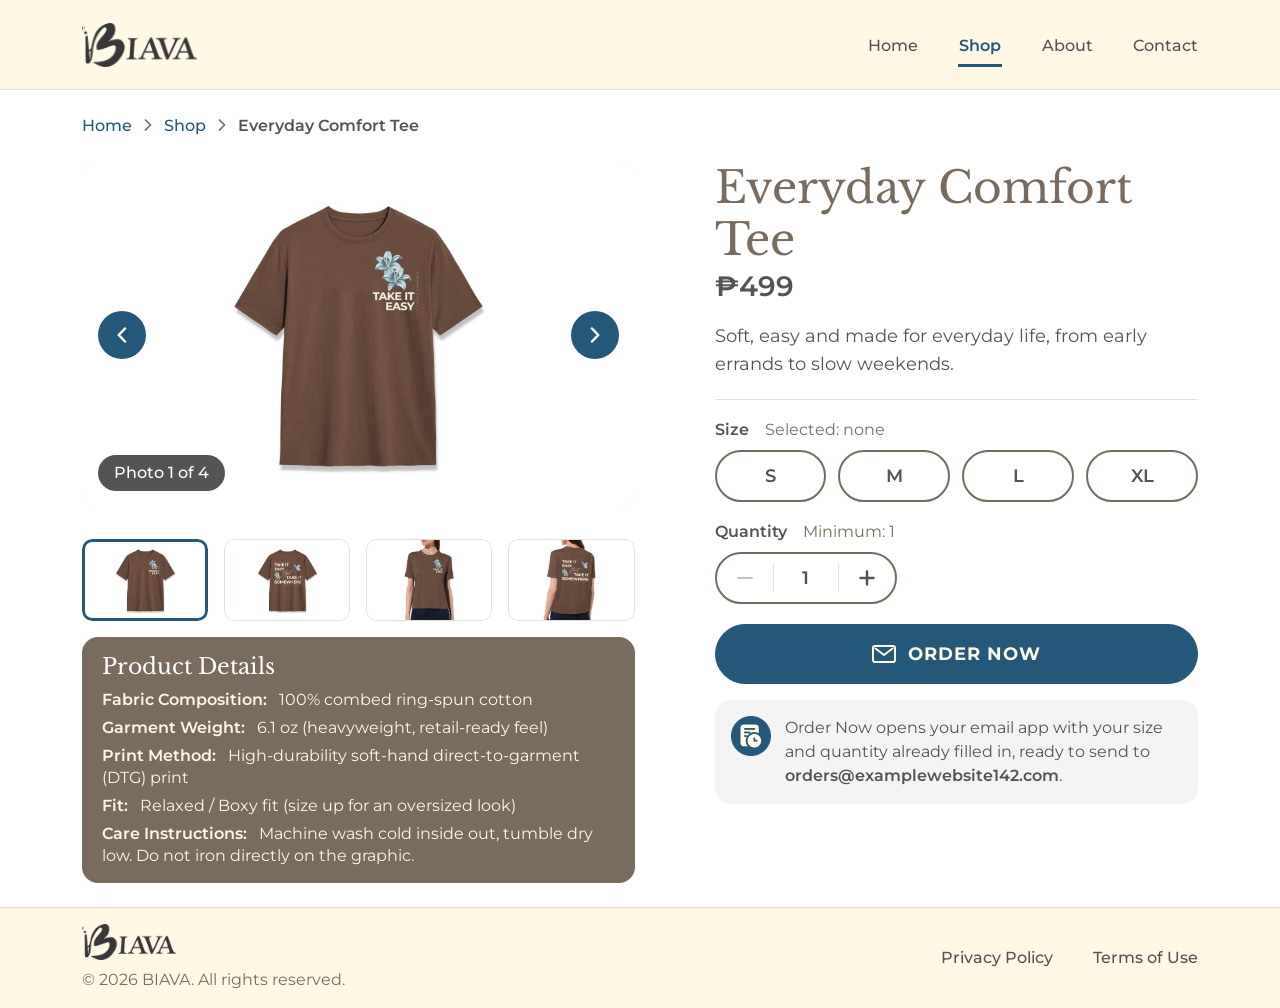
<file: everyday-comfort.html>
<!DOCTYPE html>
<html lang="en">
<head>
  <meta charset="UTF-8">
  <meta name="viewport" content="width=device-width, initial-scale=1">
  <title>Everyday Comfort Tee | BIAVA</title>

  <link href="https://cdn.jsdelivr.net/npm/bootstrap@5.3.8/dist/css/bootstrap.min.css" rel="stylesheet" integrity="sha384-sRIl4kxILFvY47J16cr9ZwB07vP4J8+LH7qKQnuqkuIAvNWLzeN8tE5YBujZqJLB" crossorigin="anonymous">

  <link rel="preconnect" href="https://fonts.googleapis.com">
  <link rel="preconnect" href="https://fonts.gstatic.com" crossorigin>
  <link href="https://fonts.googleapis.com/css2?family=Libre+Baskerville&family=Montserrat:wght@400;500;600;700&display=swap" rel="stylesheet">

  <link href="css/style.css?v=7" rel="stylesheet">
</head>
<body>

  <a class="visually-hidden-focusable skip-link" href="#main">Skip to main content</a>

  <header>
    <nav class="navbar navbar-expand-lg biava-navbar" aria-label="Main menu">
      <div class="container">
        <a class="navbar-brand" href="index.html">
          <img src="images/biava-logo.png" alt="BIAVA home" width="115" height="44">
        </a>

        <button class="navbar-toggler" type="button" data-bs-toggle="collapse" data-bs-target="#mainNav" aria-controls="mainNav" aria-expanded="false" aria-label="Open menu">
          <span class="navbar-toggler-icon"></span>
        </button>

        <div class="collapse navbar-collapse" id="mainNav">
          <ul class="navbar-nav ms-auto">
            <li class="nav-item"><a class="nav-link" href="index.html">Home</a></li>
            <li class="nav-item"><a class="nav-link active" href="index.html#shop" aria-current="true">Shop</a></li>
            <li class="nav-item"><a class="nav-link" href="index.html#about">About</a></li>
            <li class="nav-item"><a class="nav-link" href="contact.html">Contact</a></li>
          </ul>
        </div>
      </div>
    </nav>
  </header>

  <main id="main">
    <div class="container py-3 py-lg-4">

      <nav aria-label="Breadcrumb" class="mb-3 mb-lg-4">
        <ol class="breadcrumb biava-breadcrumb">
          <li class="breadcrumb-item"><a href="index.html">Home</a></li>
          <li class="breadcrumb-item"><a href="index.html#shop">Shop</a></li>
          <li class="breadcrumb-item active" aria-current="page">Everyday Comfort Tee</li>
        </ol>
      </nav>

      <div class="product-layout">

        <div class="product-gallery">
          <div class="main-photo">
            <div class="ratio">
              <img id="main-photo" src="images/everyday-comfort-1.jpg" alt="Brown Everyday Comfort Tee, front, with blue flowers and “Take it easy” in a small chest print">
            </div>
            <button type="button" class="photo-nav prev" id="photo-prev" aria-label="Previous photo"><svg width="10" height="16" viewBox="0 0 10 16" aria-hidden="true" focusable="false"><path d="M8 1.5L1.75 8 8 14.5" fill="none" stroke="#fff8e4" stroke-width="2.5" stroke-linecap="round" stroke-linejoin="round"/></svg></button>
            <button type="button" class="photo-nav next" id="photo-next" aria-label="Next photo"><svg width="10" height="16" viewBox="0 0 10 16" aria-hidden="true" focusable="false"><path d="M2 1.5L8.25 8 2 14.5" fill="none" stroke="#fff8e4" stroke-width="2.5" stroke-linecap="round" stroke-linejoin="round"/></svg></button>
            <p class="photo-counter" id="photo-counter" aria-live="polite">Photo 1 of 4</p>
          </div>

          <ul class="thumb-list list-unstyled row row-cols-4 mt-0 mb-0 pt-3">
            <li class="col">
              <button type="button" class="thumb" data-src="images/everyday-comfort-1.jpg" data-alt="Brown Everyday Comfort Tee, front, with blue flowers and “Take it easy” in a small chest print" aria-label="Show photo 1 of 4: front" aria-current="true">
                <span class="ratio"><img src="images/everyday-comfort-1.jpg" alt=""></span>
              </button>
            </li>
            <li class="col">
              <button type="button" class="thumb" data-src="images/everyday-comfort-2.jpg" data-alt="Back of the brown tee, with “Take it easy, but take it somewhere”, blue flowers and a butterfly printed large across the back" aria-label="Show photo 2 of 4: back" aria-current="false">
                <span class="ratio"><img src="images/everyday-comfort-2.jpg" alt=""></span>
              </button>
            </li>
            <li class="col">
              <button type="button" class="thumb" data-src="images/everyday-comfort-3.jpg" data-alt="Model wearing the brown Everyday Comfort Tee, front view" aria-label="Show photo 3 of 4: worn, front" aria-current="false">
                <span class="ratio"><img src="images/everyday-comfort-3.jpg" alt=""></span>
              </button>
            </li>
            <li class="col">
              <button type="button" class="thumb" data-src="images/everyday-comfort-4.jpg" data-alt="Model wearing the brown Everyday Comfort Tee, back view" aria-label="Show photo 4 of 4: worn, back" aria-current="false">
                <span class="ratio"><img src="images/everyday-comfort-4.jpg" alt=""></span>
              </button>
            </li>
          </ul>
        </div>

        <div class="product-info">
          <div>
            <h1 class="product-title">Everyday Comfort Tee</h1>
            <p class="product-price" id="product-price" data-price="499">&#8369;499</p>
          </div>

          <p class="product-description">Soft, easy and made for everyday life, from early errands to slow weekends.</p>

          <hr>

          <fieldset class="size-picker">
            <legend class="option-label">Size <span class="option-hint" id="size-selected">Selected: none</span></legend>
            <div class="size-options">
              <button type="button" class="size-pill" data-size="S" aria-pressed="false">S</button>
              <button type="button" class="size-pill" data-size="M" aria-pressed="false">M</button>
              <button type="button" class="size-pill" data-size="L" aria-pressed="false">L</button>
              <button type="button" class="size-pill" data-size="XL" aria-pressed="false">XL</button>
            </div>
            <p class="form-error" id="size-error" role="alert" hidden>Please choose a size before ordering.</p>
          </fieldset>

          <div class="quantity-picker">
            <p class="option-label"><label for="quantity">Quantity</label> <span class="option-hint" id="quantity-hint">Minimum: 1</span></p>
            <div class="qty-stepper">
              <button type="button" class="qty-btn" id="qty-minus" aria-label="Decrease quantity"><svg width="16" height="2" viewBox="0 0 16 2" aria-hidden="true" focusable="false"><rect width="16" height="2" rx="1" fill="#545454"/></svg></button>
              <input type="number" class="qty-input" id="quantity" name="quantity" value="1" min="1" max="99" inputmode="numeric" aria-describedby="quantity-hint">
              <button type="button" class="qty-btn" id="qty-plus" aria-label="Increase quantity"><svg width="16" height="16" viewBox="0 0 16 16" aria-hidden="true" focusable="false"><path d="M8 1.5v13M1.5 8h13" stroke="#545454" stroke-width="2.5" stroke-linecap="round"/></svg></button>
            </div>
          </div>

          <div class="order">
            <button type="button" class="btn btn-biava btn-order w-100" id="order-now"><svg width="24" height="18" viewBox="0 0 24 18" aria-hidden="true" focusable="false"><rect x="1" y="1" width="22" height="16" rx="2" fill="none" stroke="#fff8e4" stroke-width="2"/><path d="M3.5 3.5L12 10l8.5-6.5" fill="none" stroke="#fff8e4" stroke-width="2" stroke-linecap="round" stroke-linejoin="round"/></svg> Order Now</button>
            <div class="order-note">
              <img src="images/order-icon.png" alt="" width="40" height="40">
              <p class="mb-0">Order Now opens your email app with your size and quantity already filled in, ready to send to <strong>orders@<wbr>examplewebsite142.com</strong>.</p>
            </div>
          </div>
        </div>

        <section class="product-details" aria-labelledby="details-heading">
          <h2 id="details-heading">Product Details</h2>
          <ul class="list-unstyled mb-0">
            <li><strong>Fabric Composition:</strong> 100% combed ring-spun cotton</li>
            <li><strong>Garment Weight:</strong> 6.1 oz (heavyweight, retail-ready feel)</li>
            <li><strong>Print Method:</strong> High-durability soft-hand direct-to-garment (DTG) print</li>
            <li><strong>Fit:</strong> Relaxed / Boxy fit (size up for an oversized look)</li>
            <li><strong>Care Instructions:</strong> Machine wash cold inside out, tumble dry low. Do not iron directly on the graphic.</li>
          </ul>
        </section>

      </div>
    </div>
  </main>

  <footer class="biava-footer">
    <div class="container py-3">
      <div class="d-flex flex-column flex-md-row justify-content-between align-items-md-center gap-3">
        <div>
          <a class="footer-brand" href="index.html"><img class="footer-logo" src="images/biava-logo.png" alt="BIAVA home" width="94" height="36"></a>
          <p class="copyright mb-0 mt-2">&copy; 2026 BIAVA. All rights reserved.</p>
        </div>
        <nav aria-label="Footer links">
          <ul class="footer-links list-unstyled d-flex flex-wrap mb-0">
            <li><a href="privacy.html">Privacy Policy</a></li>
            <li><a href="terms.html">Terms of Use</a></li>
          </ul>
        </nav>
      </div>
    </div>
  </footer>

  <script src="https://cdn.jsdelivr.net/npm/bootstrap@5.3.8/dist/js/bootstrap.bundle.min.js" integrity="sha384-FKyoEForCGlyvwx9Hj09JcYn3nv7wiPVlz7YYwJrWVcXK/BmnVDxM+D2scQbITxI" crossorigin="anonymous"></script>
  <script src="js/keyboard.js?v=7"></script>
  <script src="js/product.js?v=7"></script>
</body>
</html>
</file>
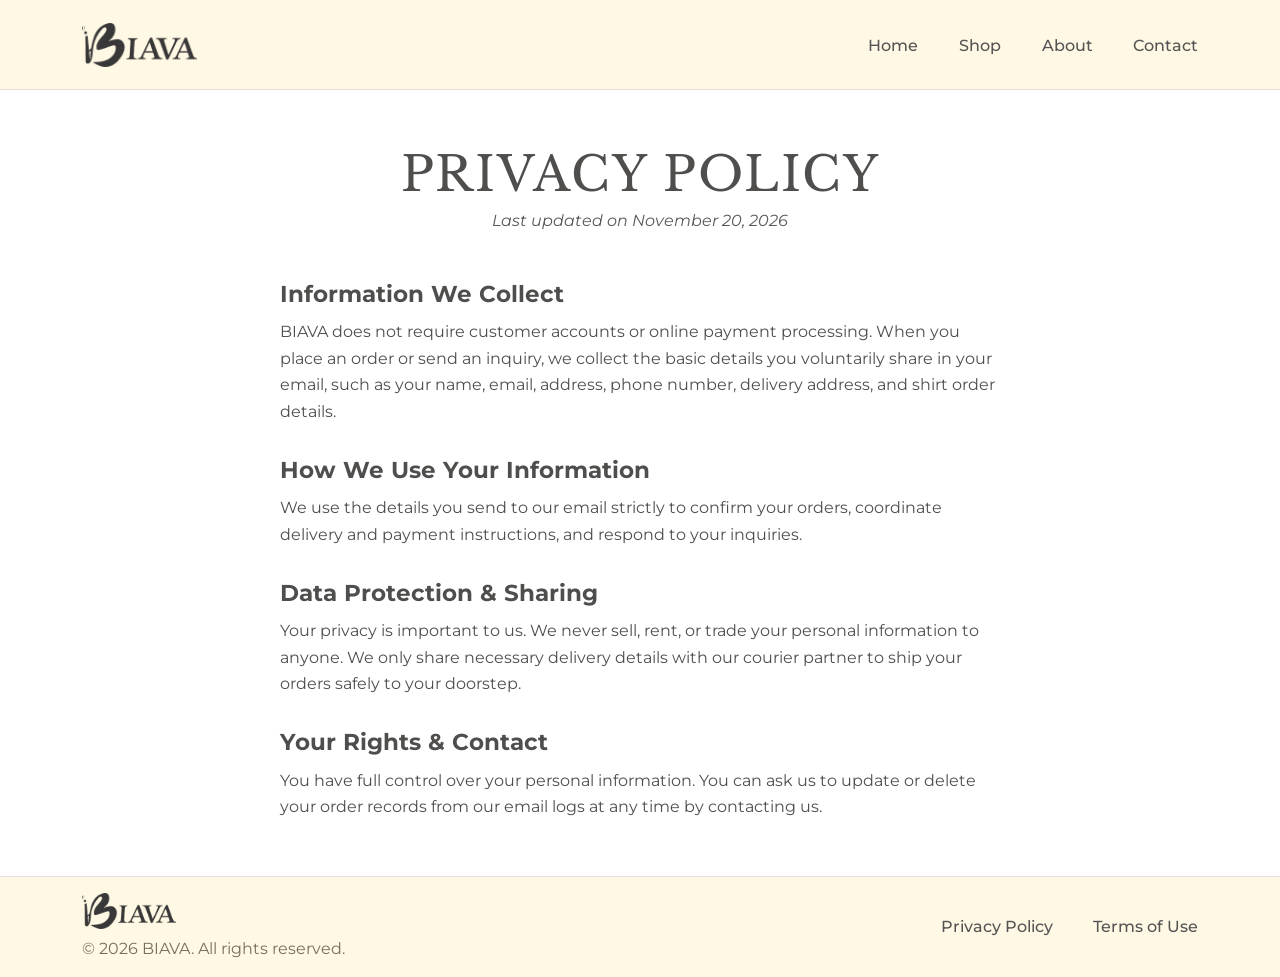
<file: privacy.html>
<!DOCTYPE html>
<html lang="en">
<head>
  <meta charset="UTF-8">
  <meta name="viewport" content="width=device-width, initial-scale=1">
  <title>Privacy Policy | BIAVA</title>

  <link href="https://cdn.jsdelivr.net/npm/bootstrap@5.3.8/dist/css/bootstrap.min.css" rel="stylesheet" integrity="sha384-sRIl4kxILFvY47J16cr9ZwB07vP4J8+LH7qKQnuqkuIAvNWLzeN8tE5YBujZqJLB" crossorigin="anonymous">

  <link rel="preconnect" href="https://fonts.googleapis.com">
  <link rel="preconnect" href="https://fonts.gstatic.com" crossorigin>
  <link href="https://fonts.googleapis.com/css2?family=Libre+Baskerville&family=Montserrat:wght@400;500;600;700&display=swap" rel="stylesheet">

  <link href="css/style.css?v=7" rel="stylesheet">

  <style>
    .policy-container {
      max-width: 720px;
      margin: 0 auto;
    }
    .policy-title {
      font-family: 'Libre Baskerville', Georgia, serif;
      font-size: clamp(2.1rem, 4vw, 3rem);
      font-weight: 400;
      letter-spacing: 0.04em;
      text-transform: uppercase;
      color: #4f4e4c;
      margin-bottom: 0.35rem;
    }
    .policy-updated {
      font-family: 'Montserrat', sans-serif;
      font-style: italic;
      font-size: 1rem;
      color: #595959;
    }
    .policy-heading {
      font-family: 'Montserrat', sans-serif;
      font-weight: 700;
      font-size: 1.45rem;
      color: #4f4e4c;
      margin-bottom: 0.65rem;
    }
    .policy-text {
      font-family: 'Montserrat', sans-serif;
      font-weight: 400;
      font-size: 1rem;
      line-height: 1.65;
      color: #4f4e4c;
      margin-bottom: 0;
    }
  </style>
</head>
<body>

  <a class="visually-hidden-focusable skip-link" href="#main">Skip to main content</a>

  <header>
    <nav class="navbar navbar-expand-lg biava-navbar" aria-label="Main menu">
      <div class="container">
        <a class="navbar-brand" href="index.html">
          <img src="images/biava-logo.png" alt="BIAVA home" width="115" height="44">
        </a>

        <button class="navbar-toggler" type="button" data-bs-toggle="collapse" data-bs-target="#mainNav" aria-controls="mainNav" aria-expanded="false" aria-label="Open menu">
          <span class="navbar-toggler-icon"></span>
        </button>

        <div class="collapse navbar-collapse" id="mainNav">
          <ul class="navbar-nav ms-auto">
            <li class="nav-item"><a class="nav-link" href="index.html">Home</a></li>
            <li class="nav-item"><a class="nav-link" href="index.html#shop">Shop</a></li>
            <li class="nav-item"><a class="nav-link" href="index.html#about">About</a></li>
            <li class="nav-item"><a class="nav-link" href="contact.html">Contact</a></li>
          </ul>
        </div>
      </div>
    </nav>
  </header>

  <main id="main">
    <div class="container py-5">
      <article class="policy-container py-2">
        <header class="text-center mb-5">
          <h1 class="policy-title">PRIVACY POLICY</h1>
          <p class="policy-updated mb-0">Last updated on November 20, 2026</p>
        </header>

        <section class="mb-4 pb-2">
          <h2 class="policy-heading">Information We Collect</h2>
          <p class="policy-text">
            BIAVA does not require customer accounts or online payment processing. When you place an order or send an inquiry, we collect the basic details you voluntarily share in your email, such as your name, email, address, phone number, delivery address, and shirt order details.
          </p>
        </section>

        <section class="mb-4 pb-2">
          <h2 class="policy-heading">How We Use Your Information</h2>
          <p class="policy-text">
            We use the details you send to our email strictly to confirm your orders, coordinate delivery and payment instructions, and respond to your inquiries.
          </p>
        </section>

        <section class="mb-4 pb-2">
          <h2 class="policy-heading">Data Protection &amp; Sharing</h2>
          <p class="policy-text">
            Your privacy is important to us. We never sell, rent, or trade your personal information to anyone. We only share necessary delivery details with our courier partner to ship your orders safely to your doorstep.
          </p>
        </section>

        <section class="mb-0">
          <h2 class="policy-heading">Your Rights &amp; Contact</h2>
          <p class="policy-text">
            You have full control over your personal information. You can ask us to update or delete your order records from our email logs at any time by contacting us.
          </p>
        </section>
      </article>
    </div>
  </main>

  <footer class="biava-footer">
    <div class="container py-3">
      <div class="d-flex flex-column flex-md-row justify-content-between align-items-md-center gap-3">
        <div>
          <a class="footer-brand" href="index.html"><img class="footer-logo" src="images/biava-logo.png" alt="BIAVA home" width="94" height="36"></a>
          <p class="copyright mb-0 mt-2">&copy; 2026 BIAVA. All rights reserved.</p>
        </div>
        <nav aria-label="Footer links">
          <ul class="footer-links list-unstyled d-flex flex-wrap mb-0">
            <li><a href="privacy.html" aria-current="page">Privacy Policy</a></li>
            <li><a href="terms.html">Terms of Use</a></li>
          </ul>
        </nav>
      </div>
    </div>
  </footer>

  <script src="https://cdn.jsdelivr.net/npm/bootstrap@5.3.8/dist/js/bootstrap.bundle.min.js" integrity="sha384-FKyoEForCGlyvwx9Hj09JcYn3nv7wiPVlz7YYwJrWVcXK/BmnVDxM+D2scQbITxI" crossorigin="anonymous"></script>
  <script src="js/keyboard.js?v=7"></script>
</body>
</html>
</file>
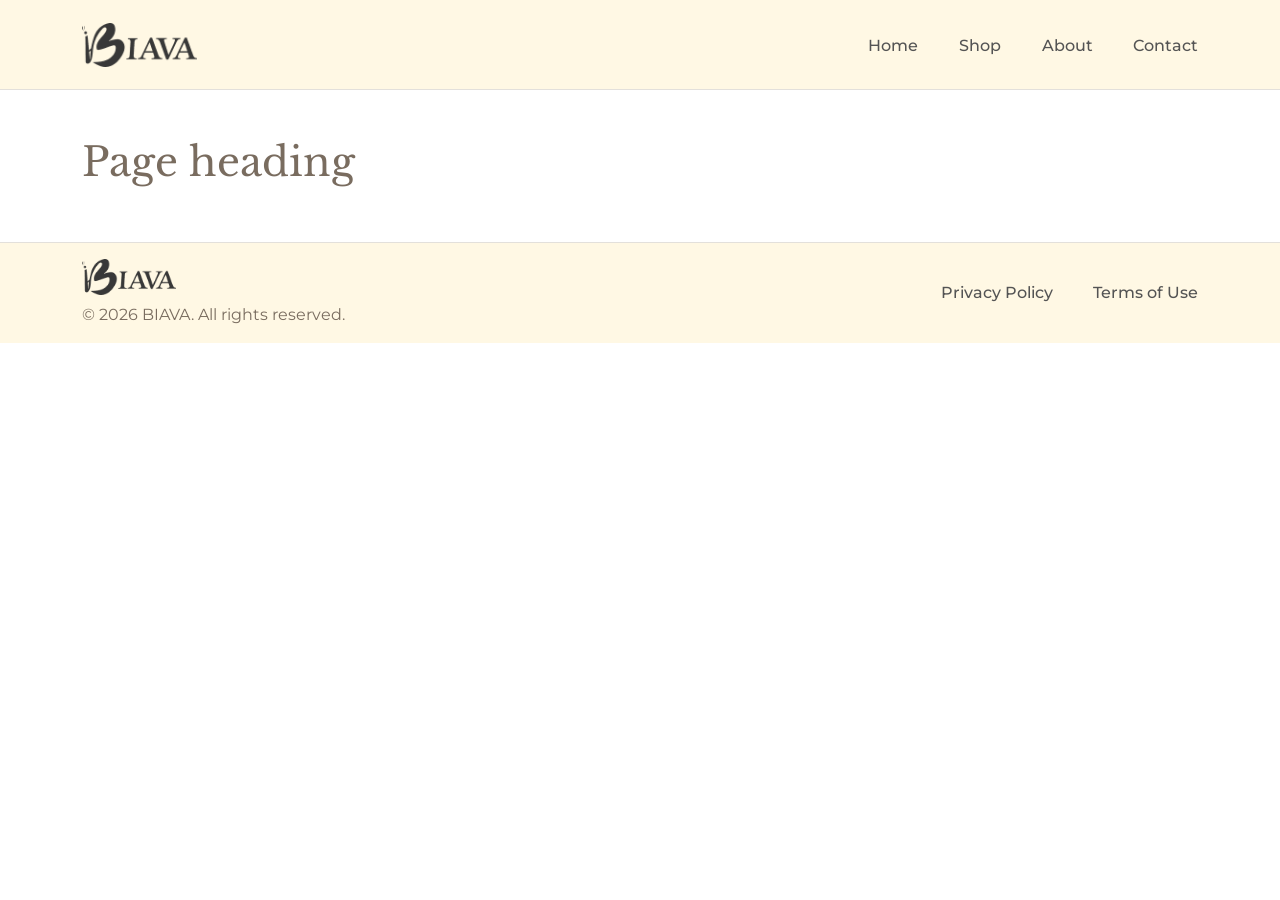
<file: starter.html>
<!DOCTYPE html>
<html lang="en">
<head>
  <meta charset="UTF-8">
  <meta name="viewport" content="width=device-width, initial-scale=1">
  <title>Page Name | BIAVA</title>

  <link href="https://cdn.jsdelivr.net/npm/bootstrap@5.3.8/dist/css/bootstrap.min.css" rel="stylesheet" integrity="sha384-sRIl4kxILFvY47J16cr9ZwB07vP4J8+LH7qKQnuqkuIAvNWLzeN8tE5YBujZqJLB" crossorigin="anonymous">

  <link rel="preconnect" href="https://fonts.googleapis.com">
  <link rel="preconnect" href="https://fonts.gstatic.com" crossorigin>
  <link href="https://fonts.googleapis.com/css2?family=Libre+Baskerville&family=Montserrat:wght@400;500;600;700&display=swap" rel="stylesheet">

  <link href="css/style.css?v=6" rel="stylesheet">
</head>
<body>

  <a class="visually-hidden-focusable skip-link" href="#main">Skip to main content</a>

  <header>
    <nav class="navbar navbar-expand-lg biava-navbar" aria-label="Main menu">
      <div class="container">
        <a class="navbar-brand" href="index.html">
          <img src="images/biava-logo.png" alt="BIAVA home" width="115" height="44">
        </a>

        <button class="navbar-toggler" type="button" data-bs-toggle="collapse" data-bs-target="#mainNav" aria-controls="mainNav" aria-expanded="false" aria-label="Open menu">
          <span class="navbar-toggler-icon"></span>
        </button>

        <div class="collapse navbar-collapse" id="mainNav">
          <ul class="navbar-nav ms-auto">
            <li class="nav-item"><a class="nav-link" href="index.html">Home</a></li>
            <li class="nav-item"><a class="nav-link" href="index.html#shop">Shop</a></li>
            <li class="nav-item"><a class="nav-link" href="index.html#about">About</a></li>
            <li class="nav-item"><a class="nav-link" href="contact.html">Contact</a></li>
          </ul>
        </div>
      </div>
    </nav>
  </header>

  <main id="main">
    <div class="container py-5">
      <h1>Page heading</h1>
    </div>
  </main>

  <footer class="biava-footer">
    <div class="container py-3">
      <div class="d-flex flex-column flex-md-row justify-content-between align-items-md-center gap-3">
        <div>
          <a class="footer-brand" href="index.html"><img class="footer-logo" src="images/biava-logo.png" alt="BIAVA home" width="94" height="36"></a>
          <p class="copyright mb-0 mt-2">&copy; 2026 BIAVA. All rights reserved.</p>
        </div>
        <nav aria-label="Footer links">
          <ul class="footer-links list-unstyled d-flex flex-wrap mb-0">
            <li><a href="privacy.html">Privacy Policy</a></li>
            <li><a href="terms.html">Terms of Use</a></li>
          </ul>
        </nav>
      </div>
    </div>
  </footer>

  <script src="https://cdn.jsdelivr.net/npm/bootstrap@5.3.8/dist/js/bootstrap.bundle.min.js" integrity="sha384-FKyoEForCGlyvwx9Hj09JcYn3nv7wiPVlz7YYwJrWVcXK/BmnVDxM+D2scQbITxI" crossorigin="anonymous"></script>
  <script src="js/keyboard.js?v=6"></script>
</body>
</html>
</file>
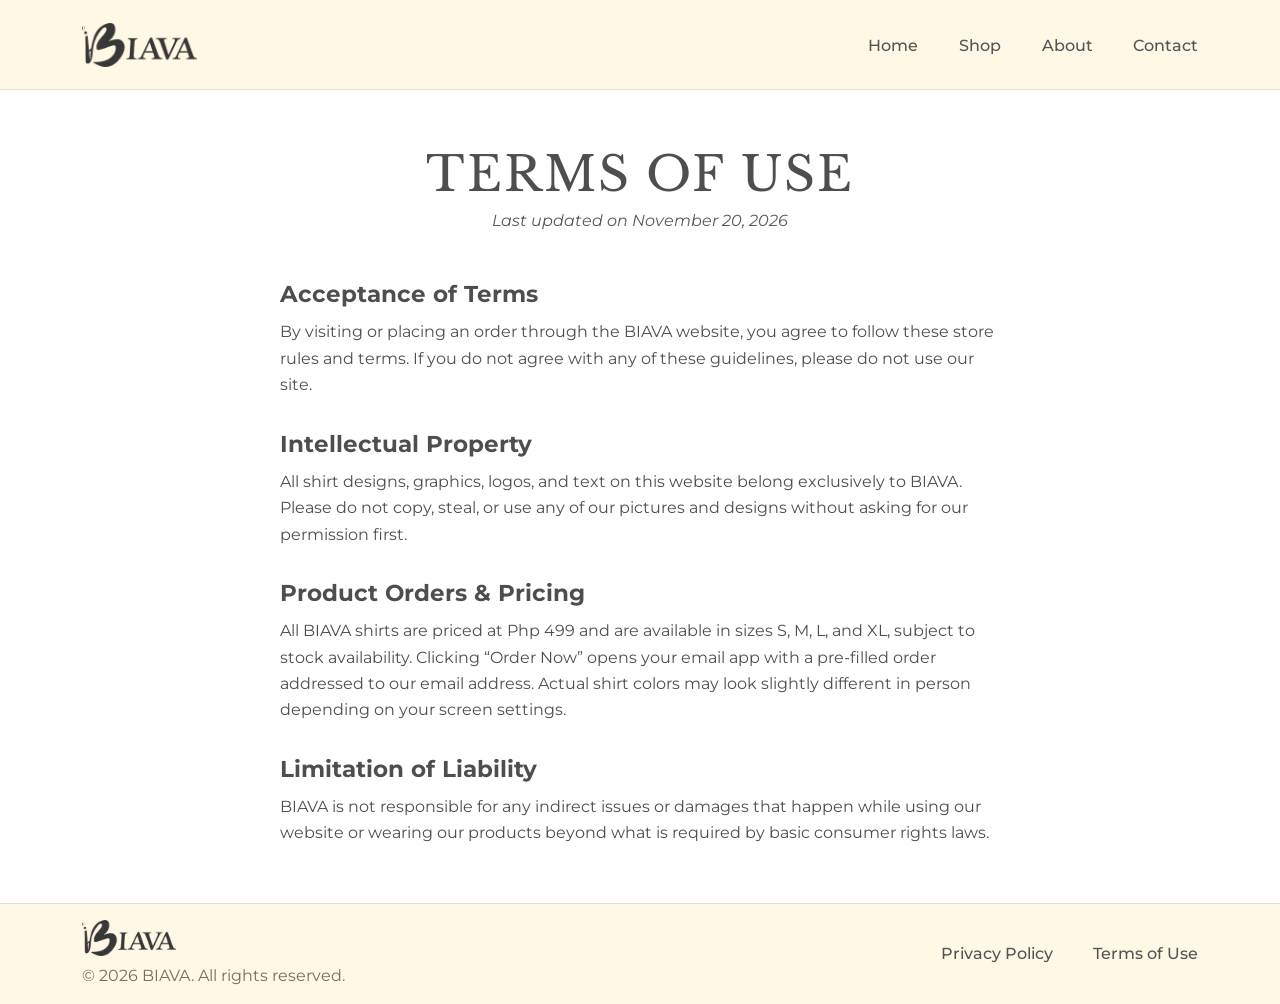
<file: terms.html>
<!DOCTYPE html>
<html lang="en">
<head>
  <meta charset="UTF-8">
  <meta name="viewport" content="width=device-width, initial-scale=1">
  <title>Terms of Use | BIAVA</title>

  <link href="https://cdn.jsdelivr.net/npm/bootstrap@5.3.8/dist/css/bootstrap.min.css" rel="stylesheet" integrity="sha384-sRIl4kxILFvY47J16cr9ZwB07vP4J8+LH7qKQnuqkuIAvNWLzeN8tE5YBujZqJLB" crossorigin="anonymous">

  <link rel="preconnect" href="https://fonts.googleapis.com">
  <link rel="preconnect" href="https://fonts.gstatic.com" crossorigin>
  <link href="https://fonts.googleapis.com/css2?family=Libre+Baskerville&family=Montserrat:wght@400;500;600;700&display=swap" rel="stylesheet">

  <link href="css/style.css?v=7" rel="stylesheet">

  <style>
    .policy-container {
      max-width: 720px;
      margin: 0 auto;
    }
    .policy-title {
      font-family: 'Libre Baskerville', Georgia, serif;
      font-size: clamp(2.1rem, 4vw, 3rem);
      font-weight: 400;
      letter-spacing: 0.04em;
      text-transform: uppercase;
      color: #4f4e4c;
      margin-bottom: 0.35rem;
    }
    .policy-updated {
      font-family: 'Montserrat', sans-serif;
      font-style: italic;
      font-size: 1rem;
      color: #595959;
    }
    .policy-heading {
      font-family: 'Montserrat', sans-serif;
      font-weight: 700;
      font-size: 1.45rem;
      color: #4f4e4c;
      margin-bottom: 0.65rem;
    }
    .policy-text {
      font-family: 'Montserrat', sans-serif;
      font-weight: 400;
      font-size: 1rem;
      line-height: 1.65;
      color: #4f4e4c;
      margin-bottom: 0;
    }
  </style>
</head>
<body>

  <a class="visually-hidden-focusable skip-link" href="#main">Skip to main content</a>

  <header>
    <nav class="navbar navbar-expand-lg biava-navbar" aria-label="Main menu">
      <div class="container">
        <a class="navbar-brand" href="index.html">
          <img src="images/biava-logo.png" alt="BIAVA home" width="115" height="44">
        </a>

        <button class="navbar-toggler" type="button" data-bs-toggle="collapse" data-bs-target="#mainNav" aria-controls="mainNav" aria-expanded="false" aria-label="Open menu">
          <span class="navbar-toggler-icon"></span>
        </button>

        <div class="collapse navbar-collapse" id="mainNav">
          <ul class="navbar-nav ms-auto">
            <li class="nav-item"><a class="nav-link" href="index.html">Home</a></li>
            <li class="nav-item"><a class="nav-link" href="index.html#shop">Shop</a></li>
            <li class="nav-item"><a class="nav-link" href="index.html#about">About</a></li>
            <li class="nav-item"><a class="nav-link" href="contact.html">Contact</a></li>
          </ul>
        </div>
      </div>
    </nav>
  </header>

  <main id="main">
    <div class="container py-5">
      <article class="policy-container py-2">
        <header class="text-center mb-5">
          <h1 class="policy-title">TERMS OF USE</h1>
          <p class="policy-updated mb-0">Last updated on November 20, 2026</p>
        </header>

        <section class="mb-4 pb-2">
          <h2 class="policy-heading">Acceptance of Terms</h2>
          <p class="policy-text">
            By visiting or placing an order through the BIAVA website, you agree to follow these store rules and terms. If you do not agree with any of these guidelines, please do not use our site.
          </p>
        </section>

        <section class="mb-4 pb-2">
          <h2 class="policy-heading">Intellectual Property</h2>
          <p class="policy-text">
            All shirt designs, graphics, logos, and text on this website belong exclusively to BIAVA. Please do not copy, steal, or use any of our pictures and designs without asking for our permission first.
          </p>
        </section>

        <section class="mb-4 pb-2">
          <h2 class="policy-heading">Product Orders &amp; Pricing</h2>
          <p class="policy-text">
            All BIAVA shirts are priced at Php 499 and are available in sizes S, M, L, and XL, subject to stock availability. Clicking &ldquo;Order Now&rdquo; opens your email app with a pre-filled order addressed to our email address. Actual shirt colors may look slightly different in person depending on your screen settings.
          </p>
        </section>

        <section class="mb-0">
          <h2 class="policy-heading">Limitation of Liability</h2>
          <p class="policy-text">
            BIAVA is not responsible for any indirect issues or damages that happen while using our website or wearing our products beyond what is required by basic consumer rights laws.
          </p>
        </section>
      </article>
    </div>
  </main>

  <footer class="biava-footer">
    <div class="container py-3">
      <div class="d-flex flex-column flex-md-row justify-content-between align-items-md-center gap-3">
        <div>
          <a class="footer-brand" href="index.html"><img class="footer-logo" src="images/biava-logo.png" alt="BIAVA home" width="94" height="36"></a>
          <p class="copyright mb-0 mt-2">&copy; 2026 BIAVA. All rights reserved.</p>
        </div>
        <nav aria-label="Footer links">
          <ul class="footer-links list-unstyled d-flex flex-wrap mb-0">
            <li><a href="privacy.html">Privacy Policy</a></li>
            <li><a href="terms.html" aria-current="page">Terms of Use</a></li>
          </ul>
        </nav>
      </div>
    </div>
  </footer>

  <script src="https://cdn.jsdelivr.net/npm/bootstrap@5.3.8/dist/js/bootstrap.bundle.min.js" integrity="sha384-FKyoEForCGlyvwx9Hj09JcYn3nv7wiPVlz7YYwJrWVcXK/BmnVDxM+D2scQbITxI" crossorigin="anonymous"></script>
  <script src="js/keyboard.js?v=7"></script>
</body>
</html>
</file>
<file: css/style.css>
:root {
  --biava-gray-orange:  #796c5f;
  --biava-dark-gray:    #545454;
  --biava-azure:        #23587b;
  --biava-light-orange: #fff8e4;
  --biava-line:         #e3e0db;
  --biava-light-gray:   #f4f4f4;

  --font-heading: "Libre Baskerville", Georgia, serif;
  --font-body:    "Montserrat", Arial, sans-serif;

  --bs-body-font-family: var(--font-body);
  --bs-body-color: var(--biava-dark-gray);
  --bs-link-color-rgb: 35, 88, 123;
  --bs-link-hover-color-rgb: 26, 66, 92;
  --bs-border-color: var(--biava-line);
}

h1, h2, h3, h4 {
  font-family: var(--font-heading);
  font-weight: 400;
  color: var(--biava-gray-orange);
}

:focus-visible {
  outline: 3px solid #000;
  outline-offset: 2px;
}

a,
button,
input,
select,
textarea {
  scroll-margin: 24px;
}

.biava-navbar .nav-link:focus-visible,
.biava-navbar .navbar-toggler:focus-visible,
.btn-biava:focus-visible {
  outline: 3px solid #000;
  box-shadow: none;
}

.skip-link {
  position: absolute;
  top: 0.5rem;
  left: 0.5rem;
  z-index: 1100;
  background: #fff;
  color: var(--biava-dark-gray);
  padding: 0.5rem 1rem;
}

.biava-navbar {
  --bs-navbar-nav-link-padding-x: 0;
  background-color: var(--biava-light-orange);
  border-bottom: 1px solid var(--biava-line);
  min-height: 90px;
}

.biava-navbar .navbar-brand {
  padding: 0;
}

.biava-navbar .navbar-brand img {
  height: 44px;
  width: auto;
}

.biava-navbar .nav-link {
  color: var(--biava-dark-gray);
  font-weight: 500;
  padding: 0.75rem 0 0.375rem;
  border-bottom: 3px solid transparent;
}

.biava-navbar .nav-link:hover {
  color: var(--biava-azure);
}

.biava-navbar .nav-link.active {
  color: var(--biava-azure);
  font-weight: 600;
  border-bottom-color: var(--biava-azure);
}

@media (min-width: 992px) {
  .biava-navbar .navbar-nav {
    gap: 2.5rem;
  }

  .biava-navbar .nav-link {
    min-width: 44px;
    text-align: center;
  }
}

.btn-biava {
  --bs-btn-color: var(--biava-light-orange);
  --bs-btn-bg: var(--biava-azure);
  --bs-btn-border-color: var(--biava-azure);
  --bs-btn-hover-color: var(--biava-light-orange);
  --bs-btn-hover-bg: #1a425c;
  --bs-btn-hover-border-color: #1a425c;
  --bs-btn-active-color: var(--biava-light-orange);
  --bs-btn-active-bg: #1a425c;
  --bs-btn-active-border-color: #1a425c;
  --bs-btn-font-weight: 700;
  border-radius: 999px;
  min-height: 44px;
  padding: 0.6rem 1.5rem;
  text-transform: uppercase;
  letter-spacing: 1px;
}

.biava-footer {
  background-color: var(--biava-light-orange);
  border-top: 1px solid var(--biava-line);
}

.biava-footer .footer-brand {
  display: inline-block;
  padding: 4px 0;
  margin: -4px 0;
}

.biava-footer .footer-logo {
  height: 36px;
  width: auto;
}

.biava-footer .copyright {
  color: var(--biava-gray-orange);
}

.biava-footer .footer-links {
  gap: 2.5rem;
}

.biava-footer .footer-links a {
  display: inline-block;
  padding: 14px 0;
  margin: -14px 0;
  color: var(--biava-dark-gray);
  font-weight: 500;
  text-decoration: none;
}

.biava-footer .footer-links a:hover {
  text-decoration: underline;
}

.biava-breadcrumb {
  --bs-breadcrumb-divider: url("data:image/svg+xml,%3Csvg xmlns='http://www.w3.org/2000/svg' width='8' height='12' viewBox='0 0 8 12'%3E%3Cpath d='M1.5 1l5 5-5 5' fill='none' stroke='%23796c5f' stroke-width='1.75' stroke-linecap='round' stroke-linejoin='round'/%3E%3C/svg%3E");
  --bs-breadcrumb-item-padding-x: 0.75rem;
  --bs-breadcrumb-margin-bottom: 0;
  font-weight: 500;
}

.biava-breadcrumb .breadcrumb-item {
  display: flex;
  align-items: center;
}

.biava-breadcrumb a {
  display: inline-block;
  padding: 10px 4px;
  margin: -10px -4px;
  text-decoration: none;
}

.biava-breadcrumb a:hover {
  text-decoration: underline;
}

.biava-breadcrumb .breadcrumb-item.active {
  color: var(--biava-dark-gray);
  font-weight: 600;
}

.product-layout {
  display: grid;
  grid-template-columns: minmax(0, 1fr);
  gap: 1.5rem;
  grid-template-areas:
    "gallery"
    "info"
    "details";
}

@media (min-width: 992px) {
  .product-layout {
    grid-template-columns: 640fr 560fr;
    grid-template-areas:
      "gallery info"
      "details info";
    column-gap: 80px;
    row-gap: 16px;
    align-items: start;
  }
}

.product-gallery { grid-area: gallery; }
.product-info    { grid-area: info; }
.product-details { grid-area: details; }

.main-photo {
  position: relative;
  border-radius: 16px;
  overflow: hidden;
  background: var(--biava-light-gray);
}

.main-photo .ratio {
  --bs-aspect-ratio: 62.5%;
}

.main-photo img,
.thumb img {
  object-fit: cover;
}

.photo-nav {
  position: absolute;
  top: 50%;
  transform: translateY(-50%);
  z-index: 2;
  width: 48px;
  height: 48px;
  border: 0;
  border-radius: 50%;
  background: var(--biava-azure);
  display: grid;
  place-items: center;
}

.photo-nav:hover {
  background: #1a425c;
}

.photo-nav.prev { left: 16px; }
.photo-nav.next { right: 16px; }

.photo-counter {
  position: absolute;
  left: 16px;
  bottom: 16px;
  z-index: 2;
  margin: 0;
  padding: 8px 16px;
  border-radius: 18px;
  background: var(--biava-dark-gray);
  color: #fff;
  font-weight: 500;
  line-height: 1.25;
}

.thumb-list {
  --bs-gutter-x: 16px;
  --bs-gutter-y: 16px;
  margin-top: 0;
}

.thumb {
  position: relative;
  display: block;
  width: 100%;
  padding: 0;
  border: 0;
  border-radius: 10px;
  overflow: hidden;
  background: var(--biava-light-gray);
}

.thumb .ratio {
  display: block;
  --bs-aspect-ratio: 65%;
}

.thumb::after {
  content: "";
  position: absolute;
  inset: 0;
  border: 1px solid var(--biava-line);
  border-radius: inherit;
  pointer-events: none;
}

.thumb[aria-current="true"]::after {
  border: 3px solid var(--biava-azure);
}

.product-info {
  display: flex;
  flex-direction: column;
  gap: 20px;
}

.product-title {
  font-size: 2.75rem;
  line-height: 1.18;
  margin-bottom: 4px;
}

.product-price {
  font-size: 1.75rem;
  font-weight: 600;
  line-height: 1.2;
  margin: 0;
}

.product-description {
  font-size: 1.125rem;
  line-height: 1.55;
  margin: 0;
}

.product-info hr {
  margin: 0;
  border-color: var(--biava-line);
  opacity: 1;
}

.option-label {
  float: none;
  width: auto;
  margin: 0 0 10px;
  padding: 0;
  font-family: var(--font-body);
  font-size: 1rem;
  font-weight: 600;
  line-height: 1.25;
  color: var(--biava-dark-gray);
}

.option-hint {
  margin-left: 12px;
  font-weight: 400;
  color: var(--biava-gray-orange);
}

.size-picker {
  margin: 0;
  padding: 0;
  border: 0;
}

.size-options {
  display: flex;
  flex-wrap: wrap;
  gap: 12px;
}

.size-pill {
  flex: 1 1 0;
  min-width: 64px;
  max-width: 122px;
  height: 52px;
  display: inline-flex;
  align-items: center;
  justify-content: center;
  gap: 8px;
  border: 2px solid var(--biava-gray-orange);
  border-radius: 26px;
  background: #fff;
  color: var(--biava-dark-gray);
  font-size: 1.125rem;
  font-weight: 600;
  padding: 0;
  cursor: pointer;
}

.size-pill:hover {
  border-color: var(--biava-azure);
}

.size-pill[aria-pressed="true"] {
  background: var(--biava-azure);
  border-color: var(--biava-azure);
  color: var(--biava-light-orange);
}

.size-pill[aria-pressed="true"]::before {
  content: "";
  width: 16px;
  height: 12px;
  background: url("data:image/svg+xml,%3Csvg xmlns='http://www.w3.org/2000/svg' width='16' height='12' viewBox='0 0 16 12'%3E%3Cpath d='M1.5 6.5l4 4 9-9' fill='none' stroke='%23fff8e4' stroke-width='2.5' stroke-linecap='round' stroke-linejoin='round'/%3E%3C/svg%3E") no-repeat center / contain;
}

.form-error {
  margin: 10px 0 0;
  color: #b3261e;
  font-weight: 600;
}

.qty-stepper {
  display: inline-flex;
  height: 52px;
  border: 2px solid var(--biava-gray-orange);
  border-radius: 26px;
  background: #fff;
  overflow: hidden;
}

.qty-btn {
  width: 56px;
  border: 0;
  background: transparent;
  display: grid;
  place-items: center;
}

.qty-btn[aria-disabled="true"] {
  opacity: 0.35;
  cursor: not-allowed;
}

.qty-input {
  width: 66px;
  border: 0;
  text-align: center;
  font-size: 1.125rem;
  font-weight: 600;
  color: var(--biava-dark-gray);
  background:
    linear-gradient(var(--biava-line), var(--biava-line)) left center / 1px 28px no-repeat,
    linear-gradient(var(--biava-line), var(--biava-line)) right center / 1px 28px no-repeat;
  -moz-appearance: textfield;
  appearance: textfield;
}

.qty-input::-webkit-outer-spin-button,
.qty-input::-webkit-inner-spin-button {
  -webkit-appearance: none;
  margin: 0;
}

.qty-stepper :focus-visible {
  outline-offset: -4px;
  border-radius: 22px;
}

.btn-order {
  min-height: 60px;
  font-size: 1.125rem;
  display: inline-flex;
  align-items: center;
  justify-content: center;
  gap: 12px;
}

.order-note {
  display: flex;
  align-items: flex-start;
  gap: 14px;
  margin-top: 16px;
  padding: 16px;
  border-radius: 16px;
  background: var(--biava-light-gray);
  line-height: 1.5;
}

.order-note strong {
  font-weight: 600;
}

.product-details {
  padding: 16px 20px;
  border-radius: 16px;
  background: var(--biava-gray-orange);
  color: var(--biava-light-orange);
}

.product-details h2 {
  margin-bottom: 8px;
  font-size: 1.375rem;
  line-height: 1.27;
  color: #fff;
}

.product-details li {
  line-height: 1.375;
  margin-bottom: 6px;
}

.product-details li:last-child {
  margin-bottom: 0;
}

.product-details strong {
  font-weight: 600;
  margin-right: 0.5rem;
}

@media (max-width: 991.98px) {
  .product-title {
    font-size: 2.125rem;
  }
}

.order-note strong {
  overflow-wrap: anywhere;
}

.biava-navbar .navbar-toggler {
  min-width: 44px;
  min-height: 44px;
}

.page-intro h1 {
  font-family: var(--font-heading);
  font-weight: 700;
  font-size: 3.5rem;
  color: var(--biava-gray-orange);
  text-transform: uppercase;
}

.page-intro p {
  font-family: var(--font-heading);
  font-size: 1.125rem;
  color: var(--biava-gray-orange);
}

.page-intro .tagline {
  text-align: center;
  font-style: italic;
  font-size: 1.25rem;
  margin-bottom: 0.25rem;
}

.contact-info h2 {
  font-family: var(--font-heading);
  font-size: 1.5rem;
  color: var(--biava-gray-orange);
  text-transform: uppercase;
}

.contact-info p,
.contact-info a {
  font-size: 1.125rem;
  color: var(--biava-gray-orange);
}

.contact-item {
  display: flex;
  align-items: center;
  gap: 1rem;
  margin-bottom: 1rem;
}

.contact-item img {
  width: 55px;
  height: 55px;
}

.contact-item a {
  display: inline-block;
  padding: 12px 0;
  margin: -12px 0;
  overflow-wrap: anywhere;
}

.contact-item h3 {
  font-size: 1.25rem;
  font-weight: 700;
  text-transform: uppercase;
  color: var(--biava-gray-orange);
  margin: 0;
}

.contact-item p {
  margin: 0rem;
}

.contact-form {
  background: var(--biava-gray-orange);
  color: var(--biava-light-orange);
  border-radius: 27px;
  padding: 1.25rem;
}

.contact-form h2 {
  color: var(--biava-light-orange);
  font-size: 1.5rem;
  font-weight: 600;
  text-transform: uppercase;
}

.contact-form .form-group {
  margin-bottom: 1rem;
}

.contact-form label {
  display: block;
  margin-bottom: 0.25rem;
  font-size: 1.25rem;
  font-weight: 700;
  text-transform: uppercase;
}

.contact-form input,
.contact-form select,
.contact-form textarea {
  display: block;
  width: 100%;
  min-height: 44px;
  padding: 0.6rem 1rem;
  font-style: italic;
  font-size: 1rem;
  color: var(--biava-dark-gray);
  background: #ffffff;
  border: 2px solid #ffffff;
  border-radius: 20px;
}

.contact-form ::placeholder {
  font-style: italic;
  font-size: 1rem;
  color: var(--biava-dark-gray);
}

.contact-form .button {
  padding: 0.6rem 1.5rem;
  font: inherit;
  font-size: 1.25rem;
  font-weight: 700;
  text-transform: uppercase;
  color: #ffffff;
  background: var(--biava-azure);
  border: none;
  border-radius: 23px;
  cursor: pointer;
}

.contact-form .button:hover {
  background: #1a4360;
}

.contact-form input:focus-visible,
.contact-form select:focus-visible,
.contact-form textarea:focus-visible,
.contact-form .button:focus-visible {
  outline: 3px solid var(--biava-light-orange);
  outline-offset: 2px;
}

#form-message {
  margin-top: 1rem;
  text-align: center;
  font-weight: 600;
}

.intro-section {
  padding: 15px 20px 32px;
  text-align: center;
  background-color: var(--biava-light-orange);
}

.main-logo {
  width: 165px;
  height: auto;
  margin-bottom: 8px;
}

.brand-description {
  margin-bottom: 17px;
  font-family: var(--font-heading);
  font-size: 1rem;
  font-style: italic;
  line-height: 1.5;
  color: var(--biava-gray-orange);
}

.hero-banner {
  position: relative;
  width: 100%;
  height: 31vw;
  min-height: 320px;
  max-height: 480px;
  background: url("../images/brand-models-banner.png") center / cover no-repeat;
}

.hero-overlay {
  position: absolute;
  inset: 0;
  display: flex;
  justify-content: space-between;
  align-items: center;
  padding: 20px 5%;
  background: linear-gradient(135deg, rgba(43, 36, 30, 0.6) 0%, rgba(43, 36, 30, 0) 42%, rgba(43, 36, 30, 0) 58%, rgba(43, 36, 30, 0.6) 100%);
}

.hero-left {
  align-self: flex-start;
  margin-top: 2%;
}

.hero-right {
  align-self: flex-end;
  margin-bottom: 2%;
  text-align: right;
}

.hero-left h1,
.hero-right h2 {
  margin: 0;
  font-family: var(--font-heading);
  font-size: clamp(2rem, 4vw, 3.625rem);
  font-weight: 700;
  line-height: 1.1;
  color: var(--biava-light-orange);
  text-shadow: 0 2px 8px rgba(0, 0, 0, 0.35);
}

.features-section {
  padding: 22px 0;
  color: var(--biava-light-orange);
  background-color: var(--biava-dark-gray);
}

.feature-item {
  display: flex;
  align-items: center;
  gap: 12px;
  padding: 10px 12px;
}

.feature-item i {
  flex-shrink: 0;
  font-size: 1.5625rem;
}

.feature-item h3 {
  margin: 0 0 3px;
  font-family: var(--font-body);
  font-size: 1rem;
  font-weight: 700;
  color: var(--biava-light-orange);
}

.feature-item p {
  margin: 0;
  font-size: 1rem;
  color: #e3e0db;
}

.shop-section {
  padding: 80px 0 110px;
  font-family: var(--font-body);
  color: var(--biava-dark-gray);
  background-color: #fff;
}

.shop-section .container {
  max-width: 1320px;
}

.shop-section .row {
  --bs-gutter-x: 40px;
  --bs-gutter-y: 48px;
}

.shop-header {
  display: flex;
  justify-content: space-between;
  align-items: center;
  gap: 24px;
  margin-bottom: 32px;
}

.shop-header h2 {
  margin: 0;
  font-family: var(--font-heading);
  font-size: 2.5rem;
  font-weight: 700;
  line-height: 1.3;
  color: var(--biava-dark-gray);
}

.product-card {
  display: flex;
  flex-direction: column;
  width: 100%;
}

.product-image {
  display: flex;
  justify-content: center;
  align-items: center;
  width: 100%;
  height: 290px;
  margin-bottom: 42px;
  overflow: hidden;
  background-color: #fff;
}

.product-image img {
  display: block;
  width: 100%;
  height: 100%;
  object-fit: contain;
  object-position: center;
  transform: scale(1.4);
}

.product-card h3 {
  margin: 0 0 10px;
  font-family: var(--font-body);
  font-size: 1.5rem;
  font-weight: 600;
  line-height: 1.4;
  color: #111;
}

.product-card .product-price {
  margin: 0 0 30px;
  font-family: var(--font-body);
  font-size: 1.125rem;
  font-weight: 400;
  color: var(--biava-gray-orange);
}

.product-button {
  display: flex;
  align-items: center;
  justify-content: center;
  width: 100%;
  min-height: 66px;
  padding: 12px 20px;
  font-family: var(--font-body);
  font-size: 1.3125rem;
  font-weight: 700;
  color: #fff;
  text-align: center;
  text-decoration: none;
  background-color: var(--biava-azure);
  border: none;
  border-radius: 20px;
  cursor: pointer;
  transition: background-color 0.2s ease;
}

.product-button:hover {
  color: #fff;
  background-color: #194461;
}

.product-button:focus-visible {
  outline: 3px solid var(--biava-azure);
  outline-offset: 4px;
}

.about-hero {
  padding: 3rem 1rem;
  text-align: center;
  color: var(--biava-light-orange);
  background: linear-gradient(rgba(121, 108, 95, 0.82), rgba(121, 108, 95, 0.82)),
    url("../images/about-hero.jpg") center / cover;
}

.about-hero h2 {
  font-family: var(--font-heading);
  font-size: 2rem;
  font-weight: 700;
  font-style: italic;
  color: var(--biava-light-orange);
}

.about-hero p {
  margin: 0;
  font-family: var(--font-heading);
  font-size: 1.5rem;
  font-style: italic;
}

.about-brand {
  padding: 2.5rem 1rem;
  text-align: center;
  background: linear-gradient(rgba(255, 255, 255, 0.64), rgba(255, 255, 255, 0.64)),
    url("../images/texture-about.jpg") center / cover;
}

.about-brand p {
  max-width: 80rem;
  margin: 0 auto 1rem;
  font-size: 1.25rem;
  font-weight: 500;
  color: var(--biava-gray-orange);
}

.about-brand hr {
  width: 360px;
  max-width: 60%;
  margin: 0 auto;
  border-top: 3px solid var(--biava-azure);
  opacity: 1;
}

.about-story p {
  font-size: 1.2rem;
  color: var(--biava-gray-orange);
}

.carousel-photo {
  display: block;
  width: 100%;
  height: auto;
}

#about-carousel .carousel-control-prev,
#about-carousel .carousel-control-next {
  position: absolute;
  top: 50%;
  bottom: auto;
  z-index: 2;
  display: flex;
  align-items: center;
  justify-content: center;
  width: 44px;
  height: 44px;
  background-color: var(--biava-azure);
  border-radius: 50%;
  opacity: 1;
  visibility: visible;
  transform: translateY(-50%);
}

#about-carousel .carousel-control-prev {
  left: 10px;
}

#about-carousel .carousel-control-next {
  right: 10px;
}

#about-carousel .carousel-control-prev-icon,
#about-carousel .carousel-control-next-icon {
  width: 20px;
  height: 20px;
}

#about-carousel .carousel-control-prev:focus-visible,
#about-carousel .carousel-control-next:focus-visible {
  outline: 3px solid var(--biava-azure);
  outline-offset: 2px;
  box-shadow: 0 0 0 2px #fff;
}

.value-photo {
  position: relative;
  min-height: 255px;
  padding: 0;
}

.value-photo img {
  position: absolute;
  top: 0;
  left: 0;
  width: 100%;
  height: 100%;
  object-fit: cover;
}

.values-heading {
  font-family: var(--font-heading);
  font-size: 1.75rem;
  font-weight: 700;
  text-align: center;
  color: var(--biava-gray-orange);
}

.value-text {
  padding: 2rem 1.5rem;
}

.value-dark {
  color: #fff;
  background: var(--biava-gray-orange);
}

.value-light {
  color: var(--biava-gray-orange);
  background: #fff;
}

.value-text .value-label {
  margin: 0;
  font-size: 1.5rem;
  font-weight: 600;
}

.value-text h3 {
  margin: 0;
  font-size: 1.75rem;
  font-weight: 700;
  font-style: italic;
}

.value-dark h3 {
  color: #fff;
}

.value-text p {
  margin: 0;
  font-size: 1.1rem;
}

@media (min-width: 48em) {
  .about-hero {
    padding: 4rem 1rem;
  }

  .about-hero h2 {
    font-size: 4rem;
  }

  .about-brand p {
    font-size: 1.75rem;
  }

  .about-story p {
    font-size: 1.375rem;
  }

  .values-heading {
    font-size: 2.25rem;
  }

  .value-text {
    padding: 3rem 2rem 3rem 5rem;
  }

  .value-text h3 {
    font-size: 1.875rem;
  }

  .value-text p {
    max-width: 33rem;
    font-size: 1.125rem;
  }
}

@media (min-width: 62em) {
  .about-carousel {
    padding: 0 3.5rem;
  }
}

@media (max-width: 991.98px) {
  .hero-banner {
    height: 38vw;
    min-height: 270px;
  }

  .feature-item {
    margin-bottom: 8px;
  }

  .shop-section {
    padding: 60px 0 80px;
  }

  .shop-section .row {
    --bs-gutter-x: 24px;
    --bs-gutter-y: 40px;
  }

  .shop-header {
    margin-bottom: 40px;
  }

  .shop-header h2 {
    font-size: 2rem;
  }

  .product-image {
    height: 230px;
    margin-bottom: 20px;
  }

  .product-image img {
    transform: scale(1.25);
  }

  .product-card h3 {
    font-size: 1.25rem;
  }

  .product-card .product-price {
    margin-bottom: 24px;
  }

  .product-button {
    min-height: 56px;
    font-size: 1.125rem;
  }
}

@media (max-width: 767px) {
  .shop-section {
    padding: 48px 0 72px;
  }

  .shop-section .row {
    --bs-gutter-x: 24px;
    --bs-gutter-y: 48px;
  }

  .shop-header {
    flex-direction: column;
    align-items: flex-start;
    gap: 16px;
    margin-bottom: 36px;
  }

  .shop-header h2 {
    font-size: 1.75rem;
  }

  .product-image {
    height: 250px;
    margin-bottom: 18px;
  }

  .product-image img {
    transform: scale(1.2);
  }

  .product-card h3 {
    margin-bottom: 10px;
    font-size: 1.25rem;
  }

  .product-card .product-price {
    margin-bottom: 24px;
    font-size: 1rem;
  }

  .product-button {
    min-height: 56px;
    font-size: 1.125rem;
    border-radius: 20px;
  }
}

@media (max-width: 576px) {
  .intro-section {
    padding: 20px 12px 28px;
  }

  .main-logo {
    width: 140px;
  }

  .hero-banner {
    height: 65vw;
    min-height: 220px;
  }

  .hero-overlay {
    padding: 15px 4%;
    background: linear-gradient(160deg, rgba(43, 36, 30, 0.72) 0%, rgba(43, 36, 30, 0) 46%, rgba(43, 36, 30, 0) 58%, rgba(43, 36, 30, 0.6) 100%);
  }

  .hero-left h1,
  .hero-right h2 {
    font-size: clamp(1.375rem, 6vw, 2.125rem);
  }

  .feature-item {
    gap: 7px;
    padding: 8px 5px;
  }

  .feature-item i {
    font-size: 1.25rem;
  }
}

@media (max-width: 359.98px) {
  .thumb .ratio {
    --bs-aspect-ratio: 71%;
  }
}

html {
  scroll-padding-top: 100px;
}

body > header {
  position: sticky;
  top: 0;
  z-index: 1020;
}

.skip-link {
  position: fixed;
}

.biava-breadcrumb a,
.biava-footer .footer-links a,
.biava-footer .footer-brand,
.contact-item a {
  position: relative;
  padding: 0;
  margin: 0;
}

.biava-breadcrumb a::after,
.biava-footer .footer-links a::after,
.contact-item a::after {
  content: "";
  position: absolute;
  inset: -14px -4px;
}

.biava-footer .footer-brand::after {
  content: "";
  position: absolute;
  inset: -4px 0;
}

@media (max-width: 576px) {
  .hero-left h1,
  .hero-right h2 {
    font-size: clamp(1.25rem, 5.5vw, 1.875rem);
  }

  .feature-item {
    flex-direction: column;
    align-self: flex-start;
    gap: 6px;
    padding: 12px 16px;
    text-align: center;
  }

  .feature-item i {
    font-size: 2rem;
    line-height: 1;
  }

  .about-hero h2 {
    font-size: 1.75rem;
    line-height: 1.3;
  }

  .about-brand p {
    font-size: 1.125rem;
    line-height: 1.6;
  }

  .about-story p,
  .value-text p {
    font-size: 1rem;
    line-height: 1.7;
  }

  .value-text .value-label {
    margin-bottom: 0.25rem;
    font-size: 1.125rem;
  }

  .value-text h3 {
    margin-bottom: 0.75rem;
    font-size: 1.5rem;
    line-height: 1.3;
  }

  .page-intro h1 {
    font-size: 2rem;
  }

  .page-intro p,
  .contact-info p,
  .contact-info a {
    font-size: 1rem;
  }

  .page-intro .tagline {
    font-size: 1.125rem;
  }

  .contact-info h2,
  .contact-form h2 {
    font-size: 1.375rem;
  }

  .contact-item h3 {
    font-size: 1.125rem;
  }

  .contact-item img {
    width: 48px;
    height: 48px;
  }

  .contact-form label {
    font-size: 1rem;
  }

  .contact-form .button {
    font-size: 1.125rem;
  }

  .product-title {
    font-size: 1.875rem;
  }

  .product-price {
    font-size: 1.5rem;
  }

  .product-description {
    font-size: 1rem;
  }

  h1.policy-title {
    font-size: 1.875rem;
  }

  .about-hero h2,
  .about-hero p,
  .value-text h3,
  .page-intro h1,
  .page-intro p {
    text-wrap: balance;
  }

  .about-hero h2 br,
  .page-intro br {
    display: none;
  }

  p {
    text-wrap: pretty;
  }
}

.shop-section {
  overflow-x: clip;
}

@media (max-width: 576px) {
  .page-intro {
    margin-top: 1rem;
  }
}
</file>
